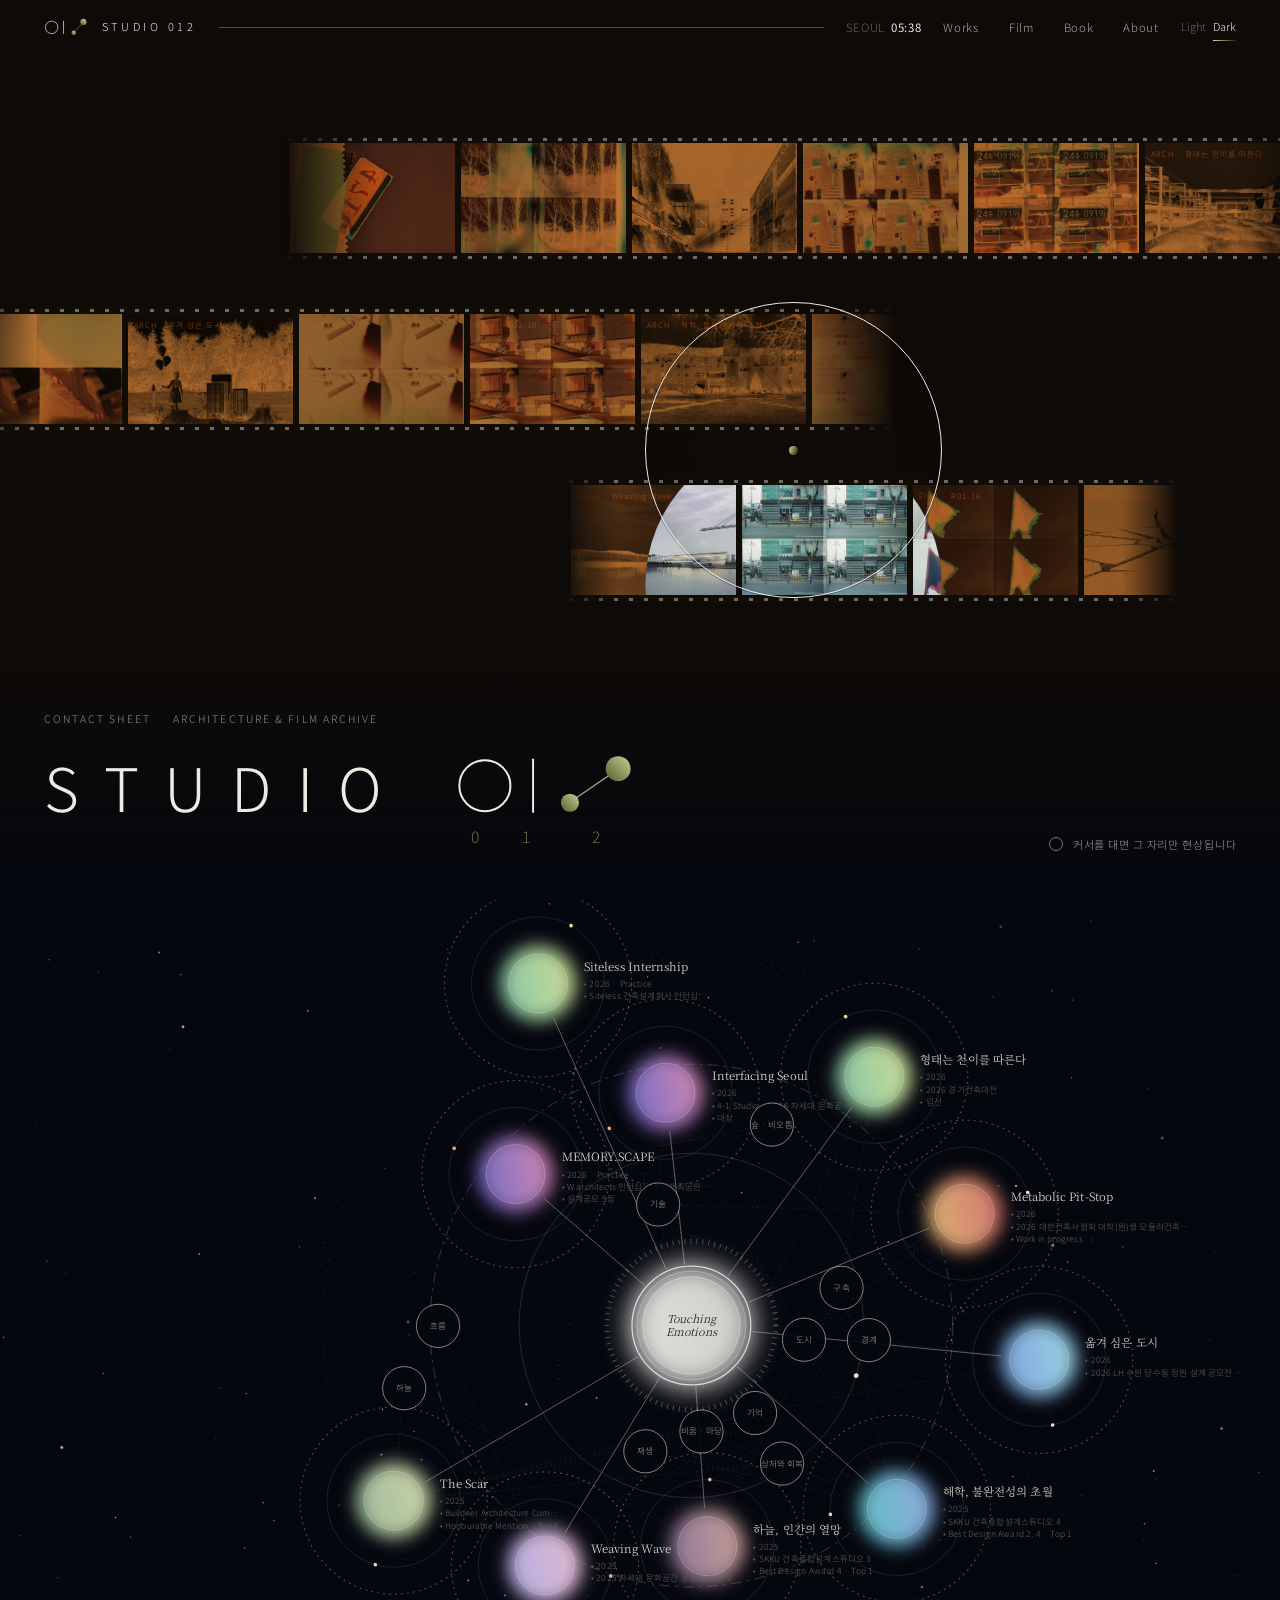
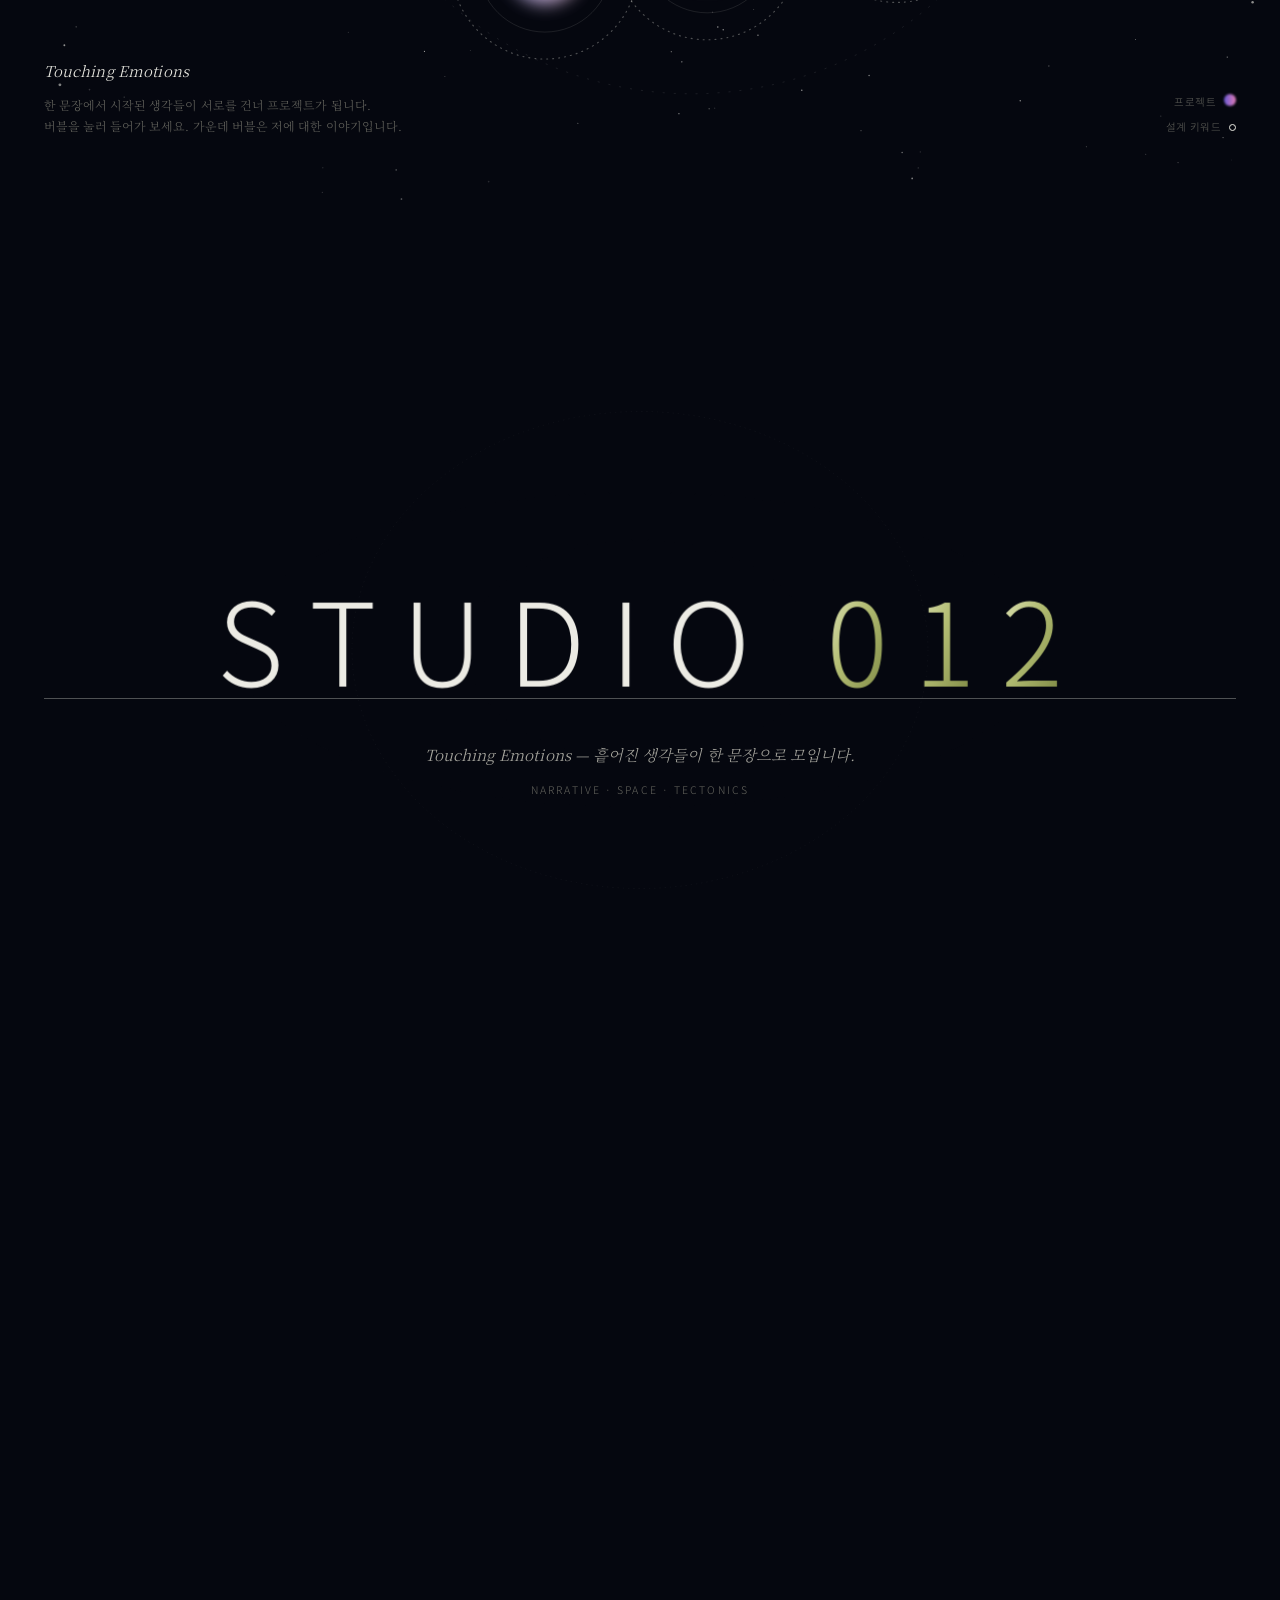
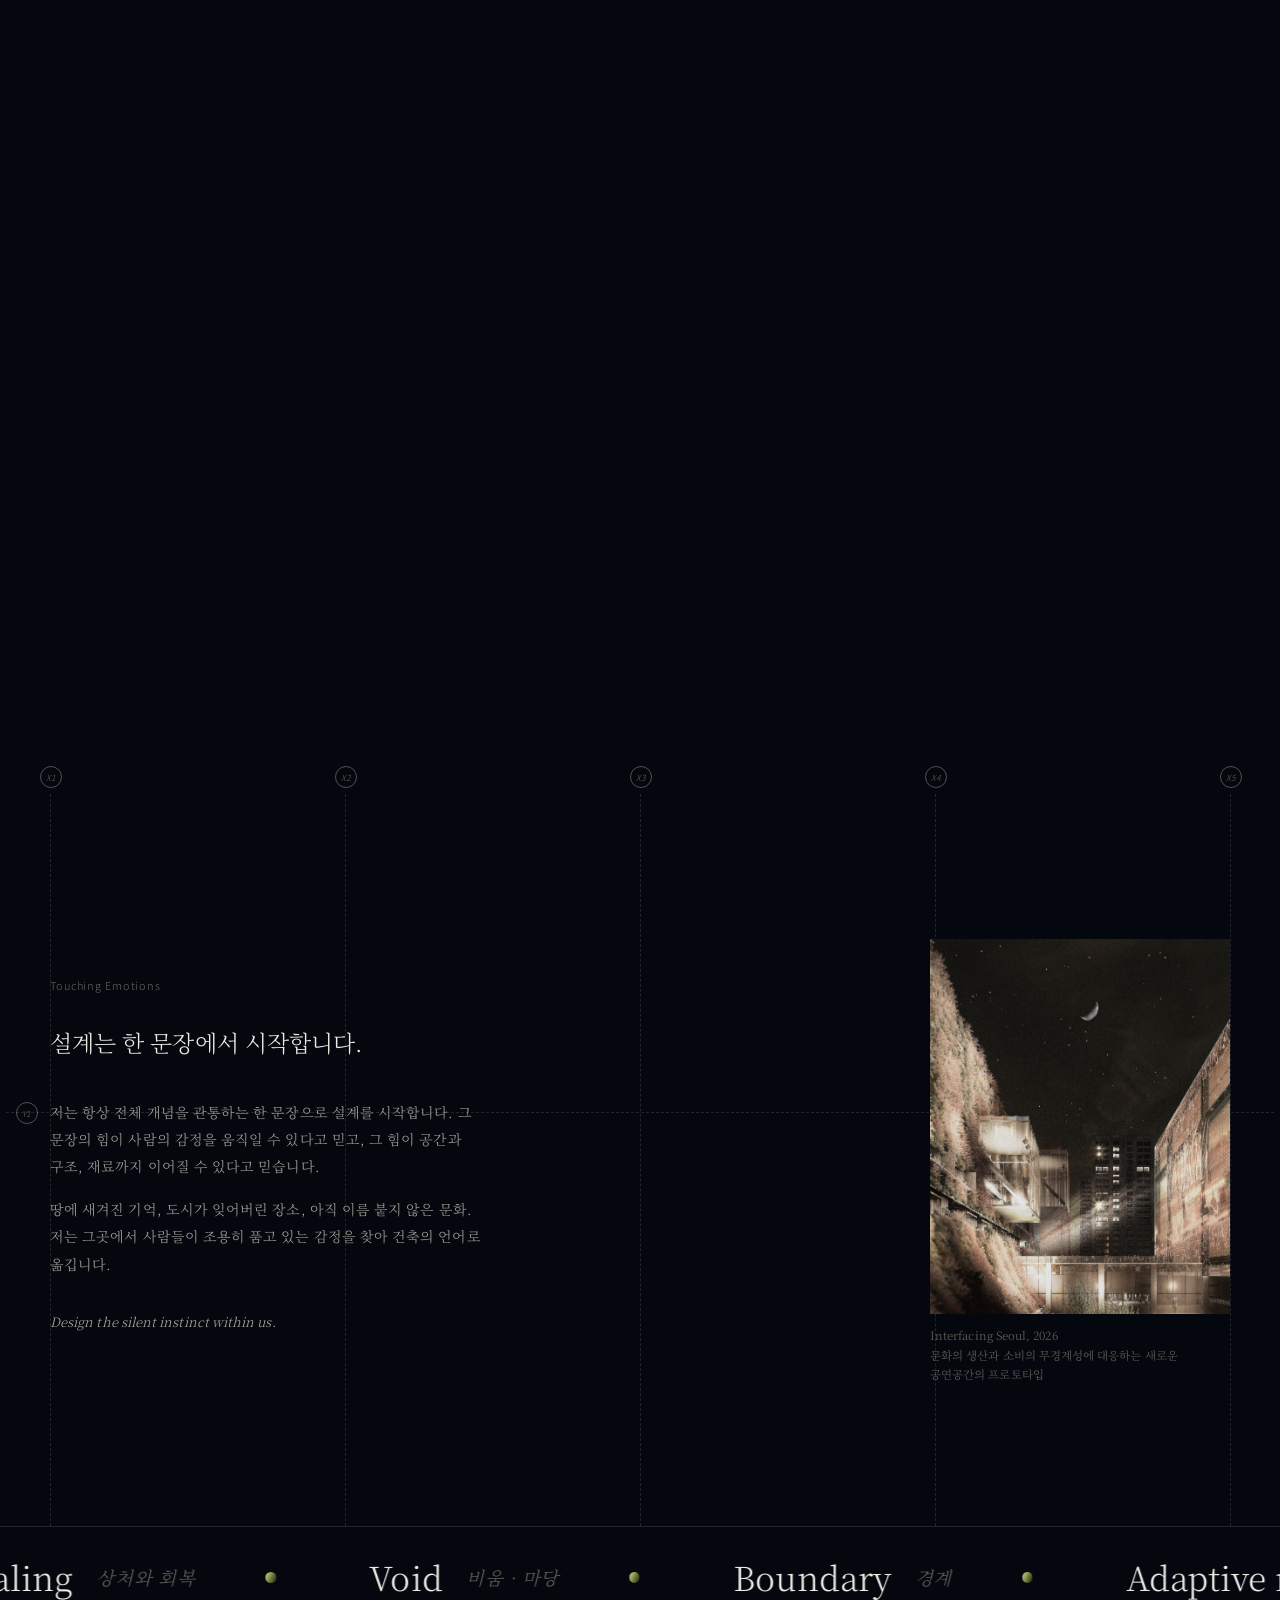
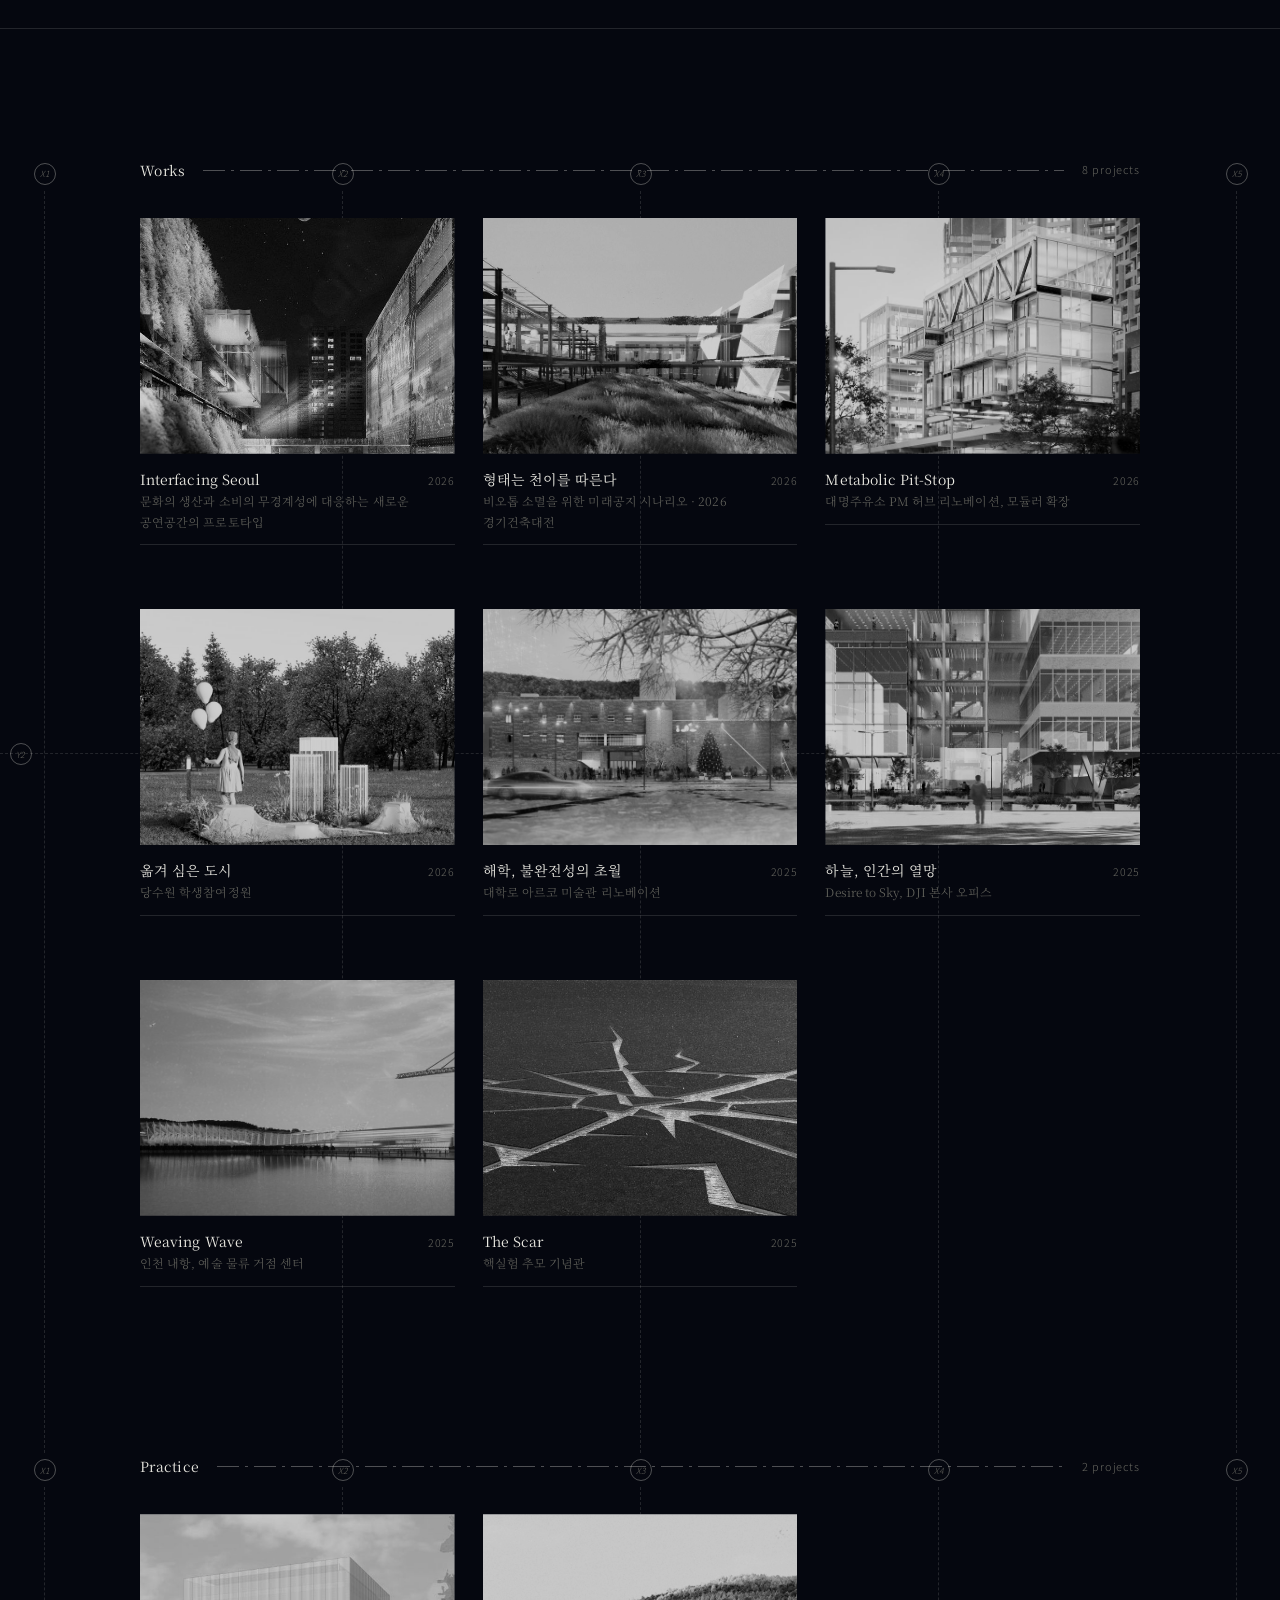
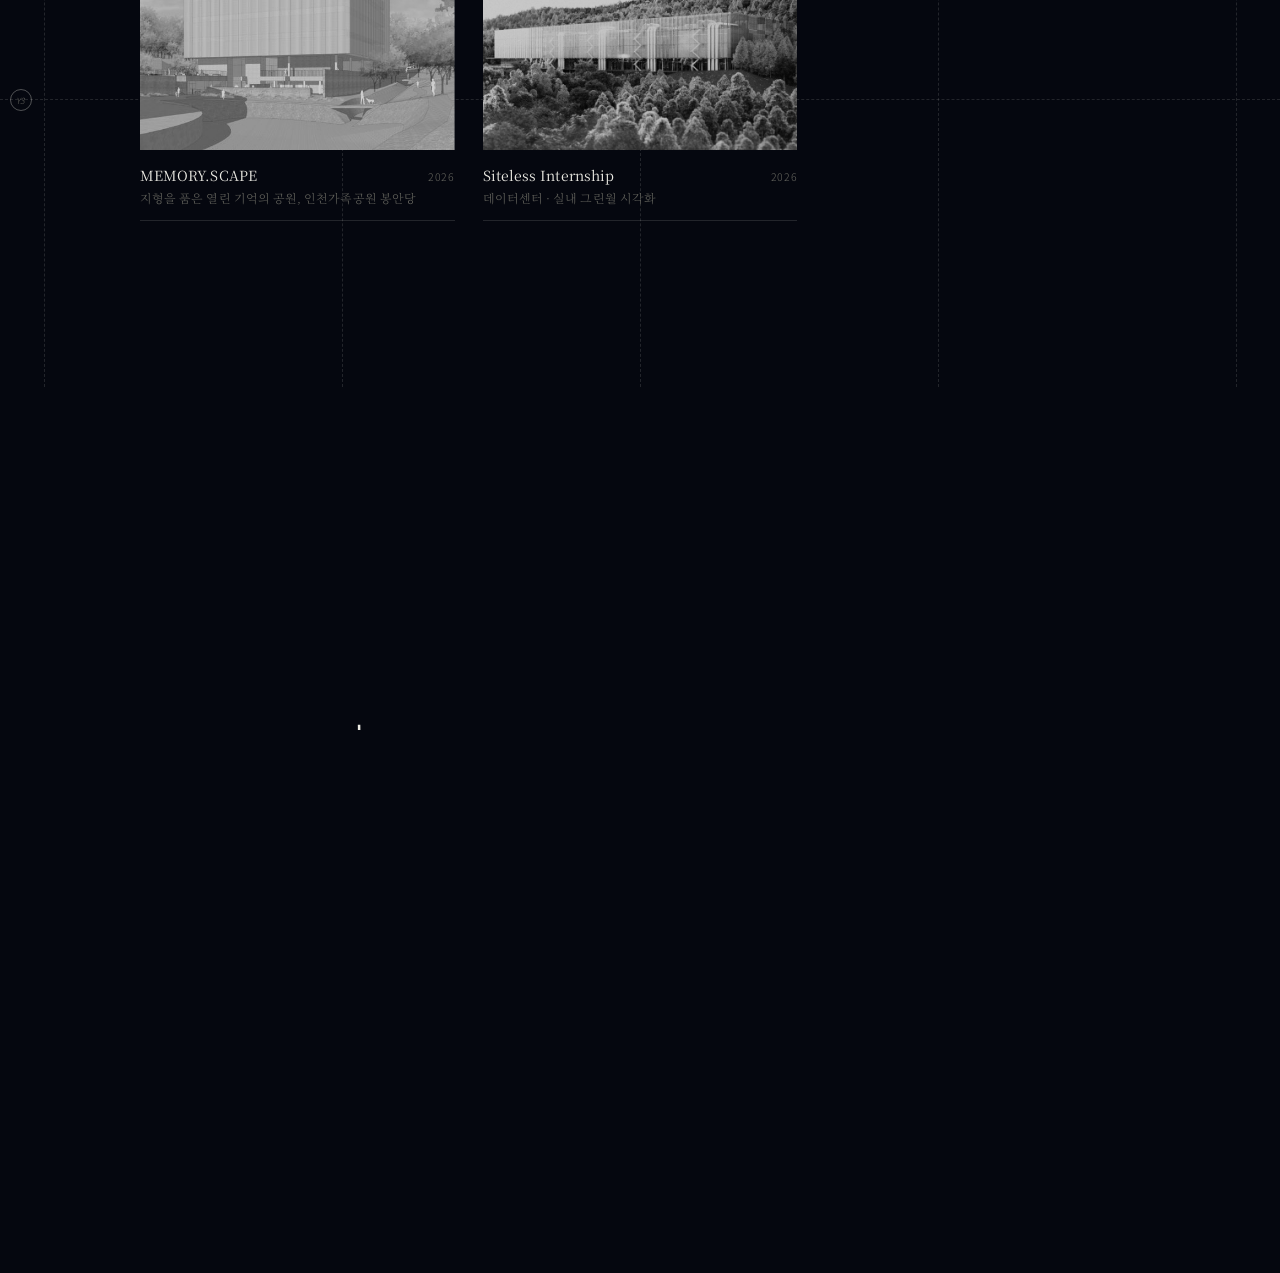
<file: index.html>
<!doctype html>
<html lang="ko">
<head>
<meta charset="utf-8">
<meta name="viewport" content="width=device-width, initial-scale=1">
<link rel="preload" href="assets/fonts/NotoSerifKR-300.woff" as="font" type="font/woff" crossorigin>
<script>try{var t=localStorage.getItem("s012-theme")}catch(e){}document.documentElement.dataset.theme=t==="light"?"light":"dark"</script>
<link rel="stylesheet" href="assets/css/style.css">
<link rel="stylesheet" href="assets/css/motion.css">
<link rel="stylesheet" href="assets/css/film.css">
<link rel="stylesheet" href="assets/css/hero.css">
<link rel="icon" href="assets/brand/logo-mark.svg" type="image/svg+xml">
<title>STUDIO 012 — 김중현 건축 포트폴리오</title>
<meta name="description" content="STUDIO 012 — 서사에서 출발하는 건축. 김중현의 건축 포트폴리오.">
</head>
<body class="home">
<main>
  <!-- 1) 버블 다이어그램 -->
  <section class="atlas" id="atlas" aria-label="프로젝트와 설계 키워드의 관계도">
    <svg id="atlas-svg" role="img" aria-label="버블 다이어그램"></svg>
    <div class="peek" id="peek"></div>
    <div class="atlas-emblem">
      <p class="atlas-title"><a href="about.html">Touching Emotions</a></p>
      <p id="atlas-note">한 문장에서 시작된 생각들이 서로를 건너 프로젝트가 됩니다.<br>버블을 눌러 들어가 보세요. 가운데 버블은 저에 대한 이야기입니다.</p>
    </div>
    <div class="atlas-legend" aria-hidden="true">
      <span class="p">프로젝트<i></i></span>
      <span class="k">설계 키워드<i></i></span>
    </div>
  </section>

  <!-- 2) 두 개의 아카이브 : 건축 · 필름 -->
  <section class="archives" id="archives" aria-label="아카이브"></section>

  <!-- 3) 지향하는 건축 -->
  <section class="thesis" id="thesis"></section>

  <!-- 3) 작업 목록 -->
  <section id="works">
    <div class="section-head"><h2>Works</h2><span class="line"></span><span id="works-count"></span></div>
    <div class="works" id="works-grid"></div>
  </section>

  <!-- 4) 실무 (인턴십) -->
  <section id="practice">
    <div class="section-head"><h2>Practice</h2><span class="line"></span><span id="practice-count"></span></div>
    <div class="works" id="practice-grid"></div>
  </section>
</main>
<script src="data/site.js"></script>
<script src="data/projects.js"></script>
<script src="data/film.js"></script>
<script src="assets/vendor/d3.min.js"></script>
<script src="assets/js/common.js"></script>
<script src="assets/js/home.js"></script>
<script src="assets/js/hero.js"></script>
<script src="assets/js/motion.js"></script>
</body>
</html>
</file>
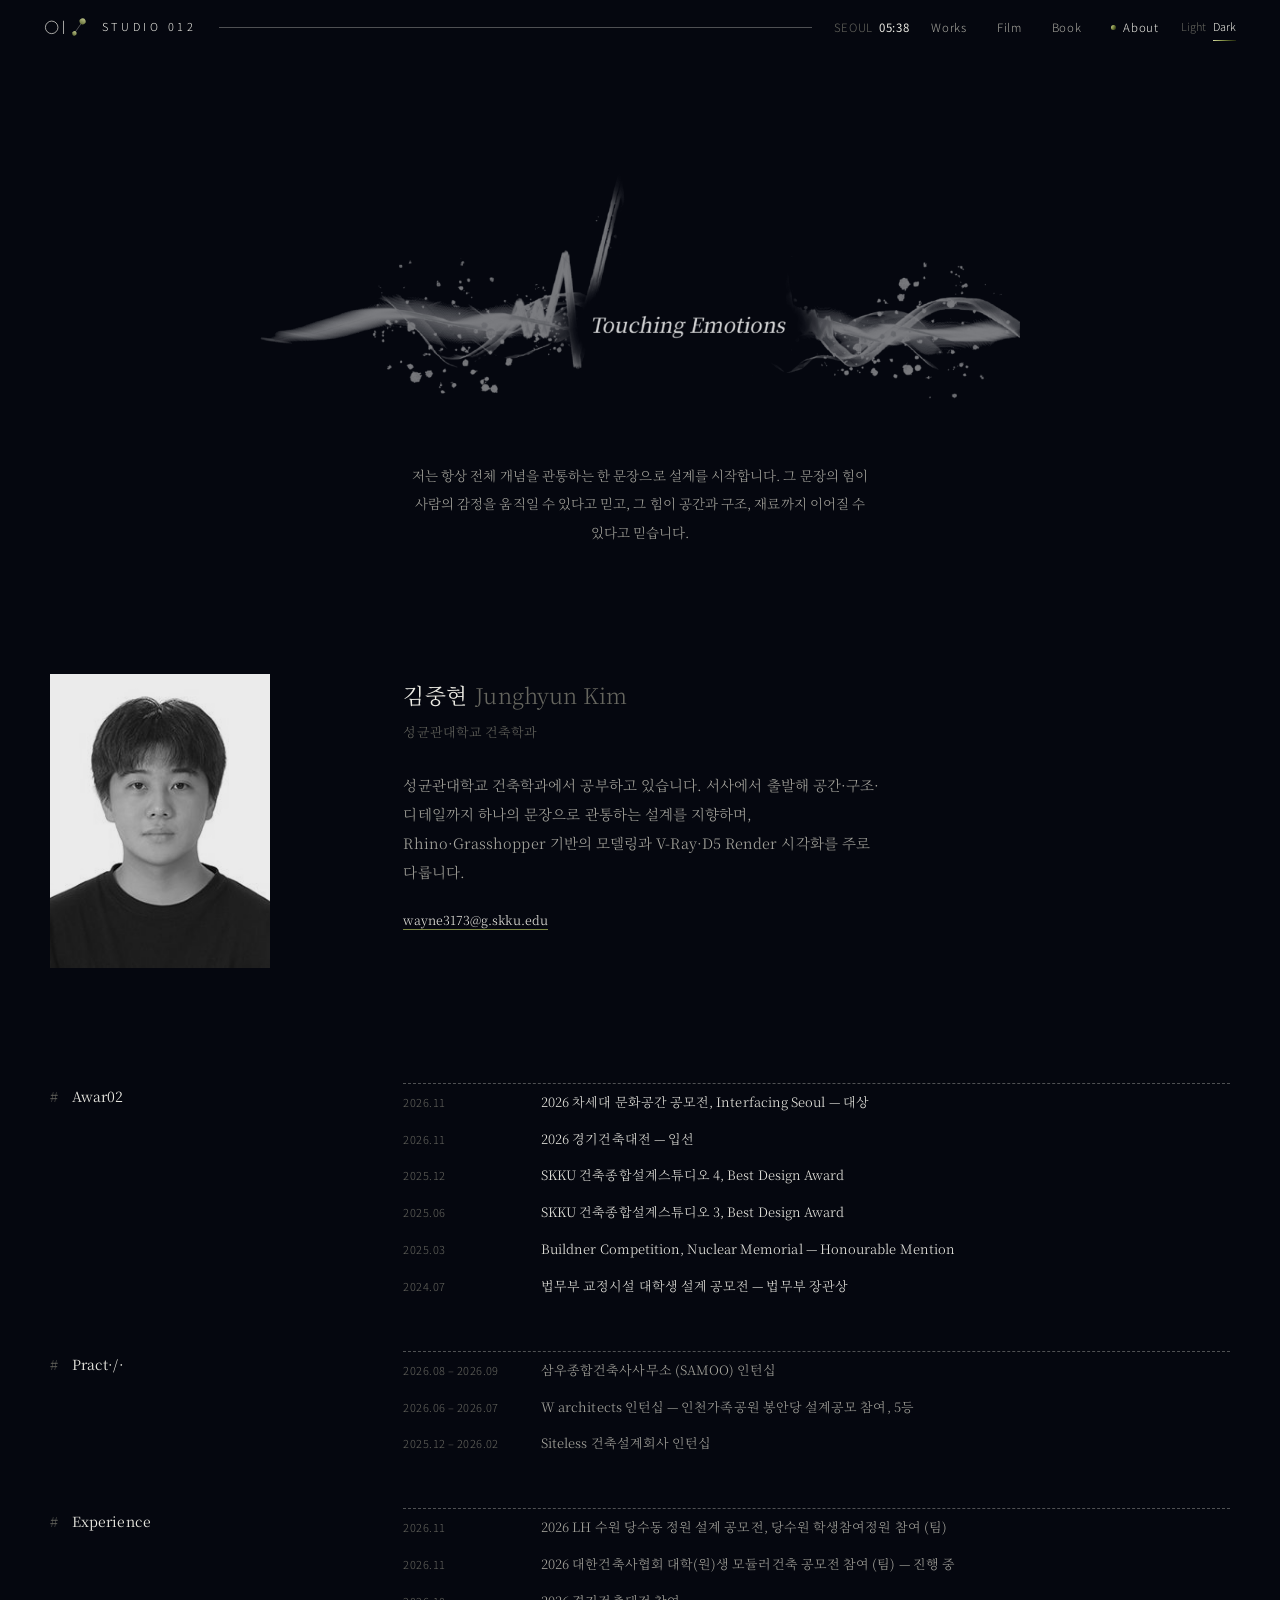
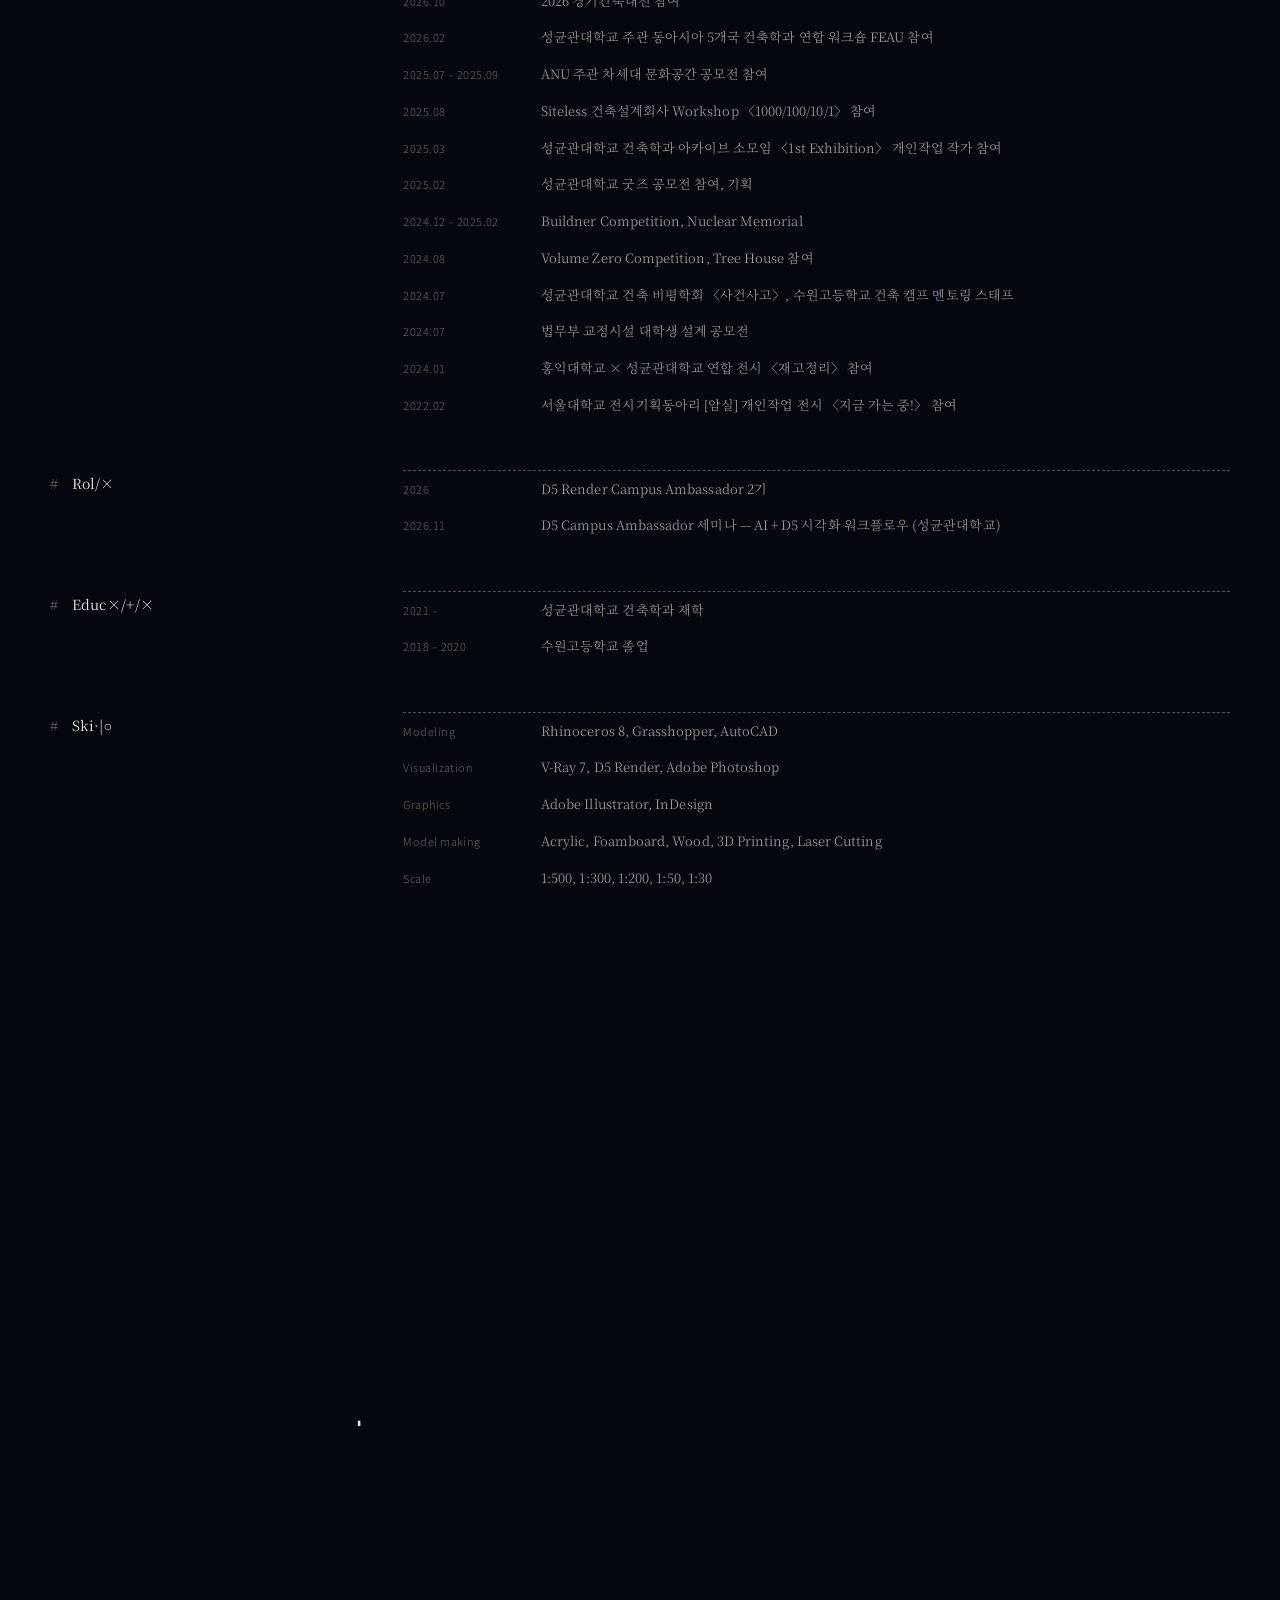
<file: about.html>
<!doctype html>
<html lang="ko">
<head>
<meta charset="utf-8">
<meta name="viewport" content="width=device-width, initial-scale=1">
<link rel="preload" href="assets/fonts/NotoSerifKR-300.woff" as="font" type="font/woff" crossorigin>
<script>try{var t=localStorage.getItem("s012-theme")}catch(e){}document.documentElement.dataset.theme=t==="light"?"light":"dark"</script>
<link rel="stylesheet" href="assets/css/style.css">
<link rel="stylesheet" href="assets/css/motion.css">
<link rel="icon" href="assets/brand/logo-mark.svg" type="image/svg+xml">
<title>About — STUDIO 012</title>
</head>
<body>
<main class="about" id="about"></main>
<script src="data/site.js"></script>
<script src="assets/js/common.js"></script>
<script src="assets/js/about.js"></script>
<script src="assets/js/motion.js"></script>
</body>
</html>
</file>
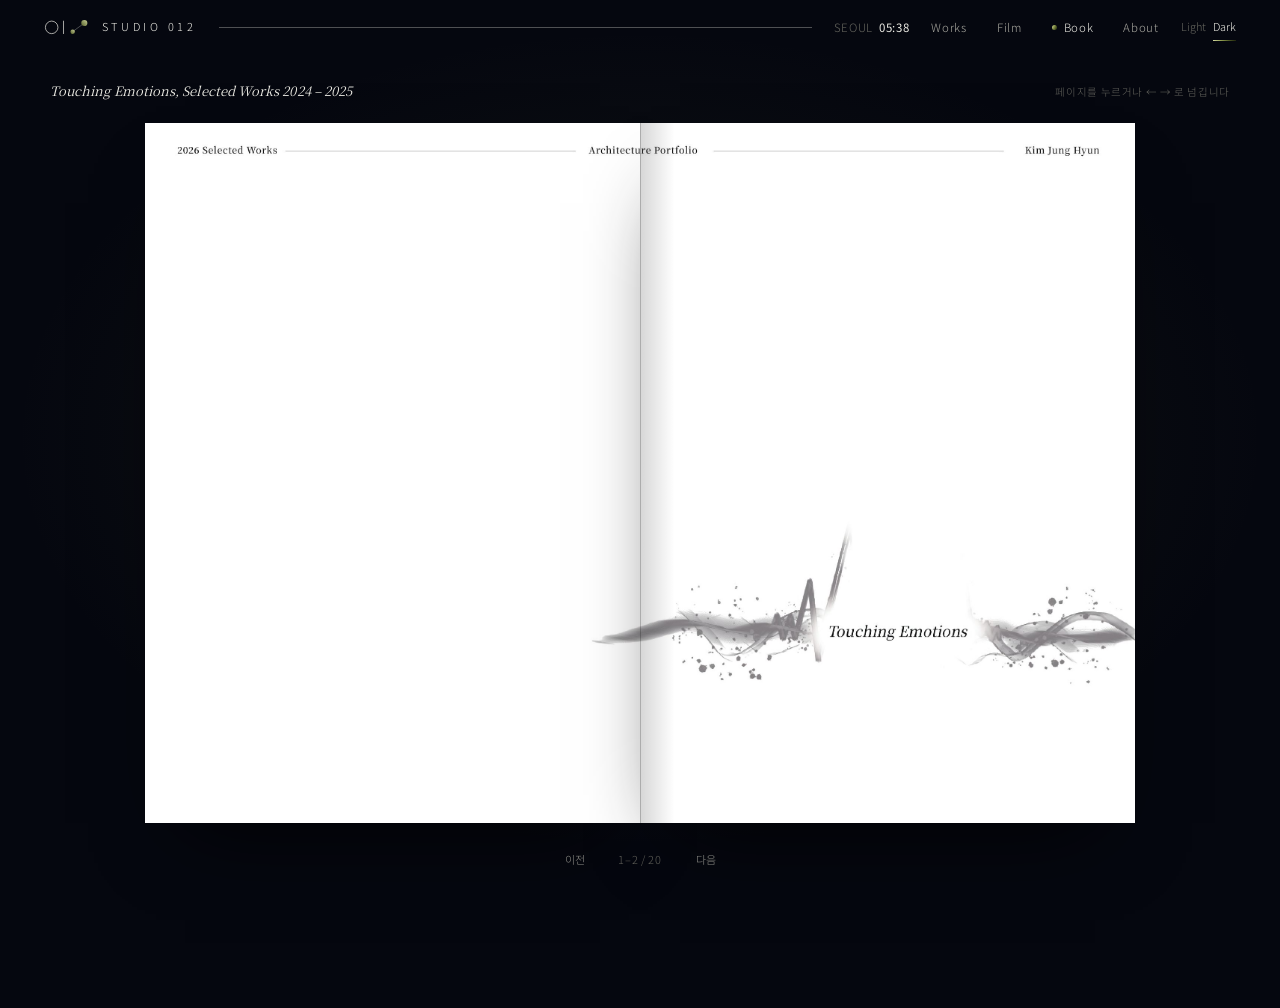
<file: book.html>
<!doctype html>
<html lang="ko">
<head>
<meta charset="utf-8">
<meta name="viewport" content="width=device-width, initial-scale=1">
<link rel="preload" href="assets/fonts/NotoSerifKR-300.woff" as="font" type="font/woff" crossorigin>
<script>try{var t=localStorage.getItem("s012-theme")}catch(e){}document.documentElement.dataset.theme=t==="light"?"light":"dark"</script>
<link rel="stylesheet" href="assets/css/style.css">
<link rel="stylesheet" href="assets/css/motion.css">
<link rel="icon" href="assets/brand/logo-mark.svg" type="image/svg+xml">
<title>Portfolio Book — STUDIO 012</title>
</head>
<body class="book-page">
<main class="book-wrap">
  <div class="book-head"><h1>Touching Emotions, Selected Works 2024 – 2025</h1><span>페이지를 누르거나 ← → 로 넘깁니다</span></div>
  <div class="book" id="book" aria-label="포트폴리오 웹북"></div>
  <div class="book-ctrls"><button id="book-prev">이전</button><span class="count" id="book-count"></span><button id="book-next">다음</button></div>
</main>
<script src="data/site.js"></script>
<script src="assets/js/common.js"></script>
<script src="assets/js/book.js"></script>
<script src="assets/js/motion.js"></script>
</body>
</html>
</file>
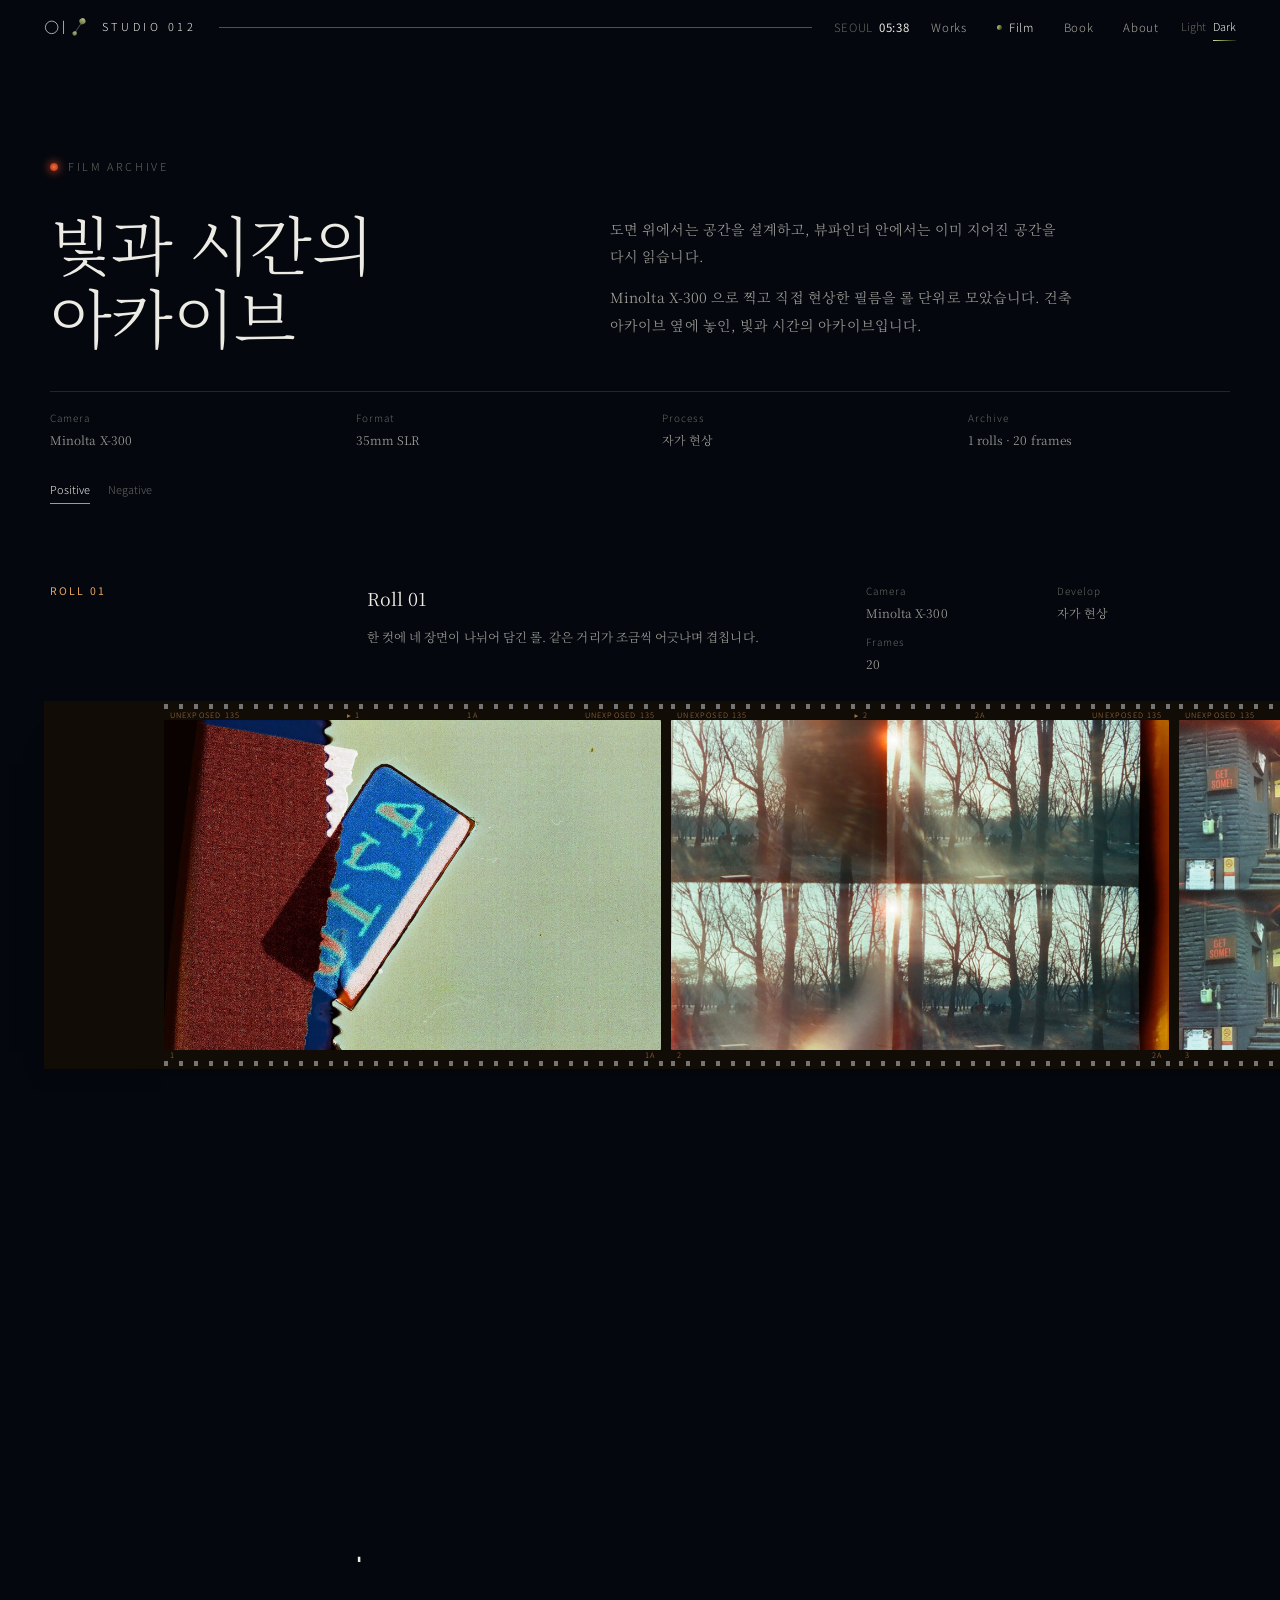
<file: film.html>
<!doctype html>
<html lang="ko">
<head>
<meta charset="utf-8">
<meta name="viewport" content="width=device-width, initial-scale=1">
<link rel="preload" href="assets/fonts/NotoSerifKR-300.woff" as="font" type="font/woff" crossorigin>
<script>try{var t=localStorage.getItem("s012-theme")}catch(e){}document.documentElement.dataset.theme=t==="light"?"light":"dark"</script>
<link rel="stylesheet" href="assets/css/style.css">
<link rel="stylesheet" href="assets/css/motion.css">
<link rel="stylesheet" href="assets/css/film.css">
<link rel="icon" href="assets/brand/logo-mark.svg" type="image/svg+xml">
<title>Film Archive — STUDIO 012</title>
<meta name="description" content="Minolta X-300 으로 찍고 직접 현상한 35mm 필름 아카이브.">
</head>
<body class="film-page">
<main id="film"></main>
<script src="data/site.js"></script>
<script src="data/film.js"></script>
<script src="assets/js/common.js"></script>
<script src="assets/js/film.js"></script>
<script src="assets/js/motion.js"></script>
</body>
</html>
</file>
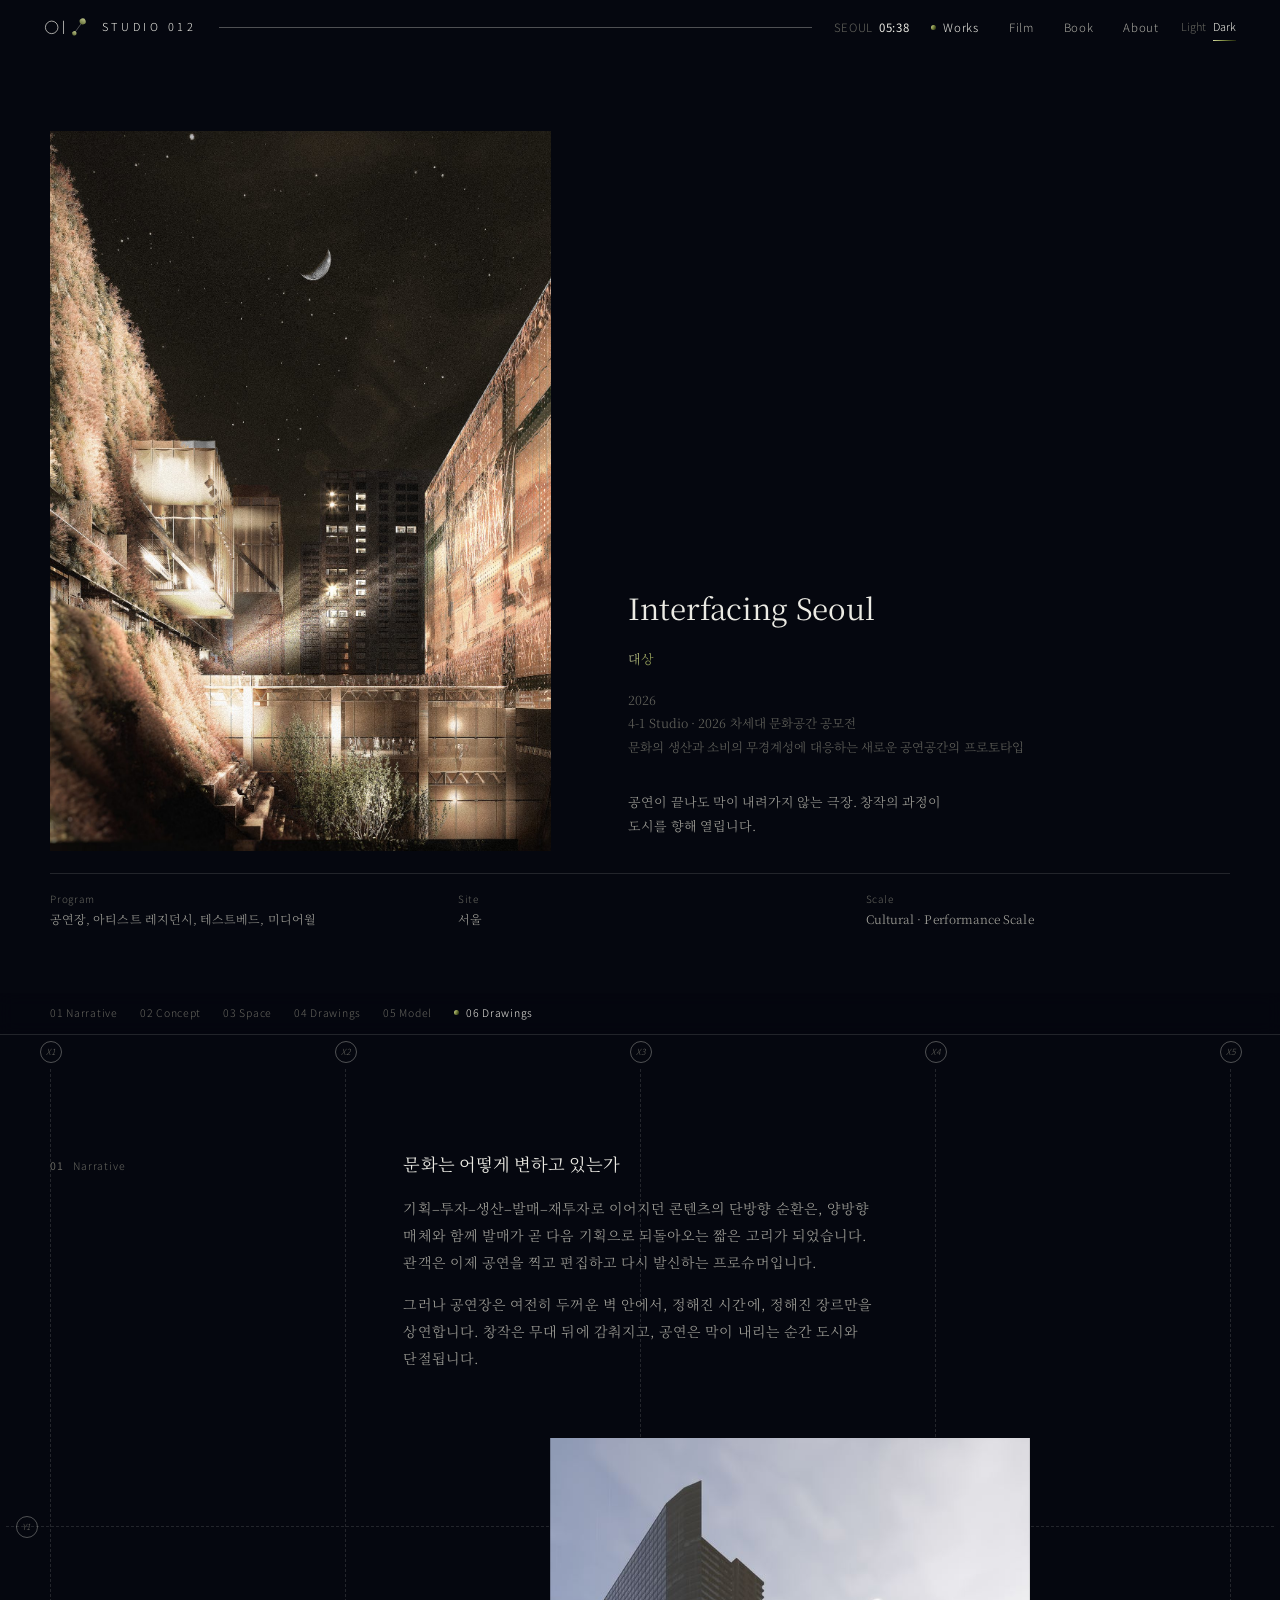
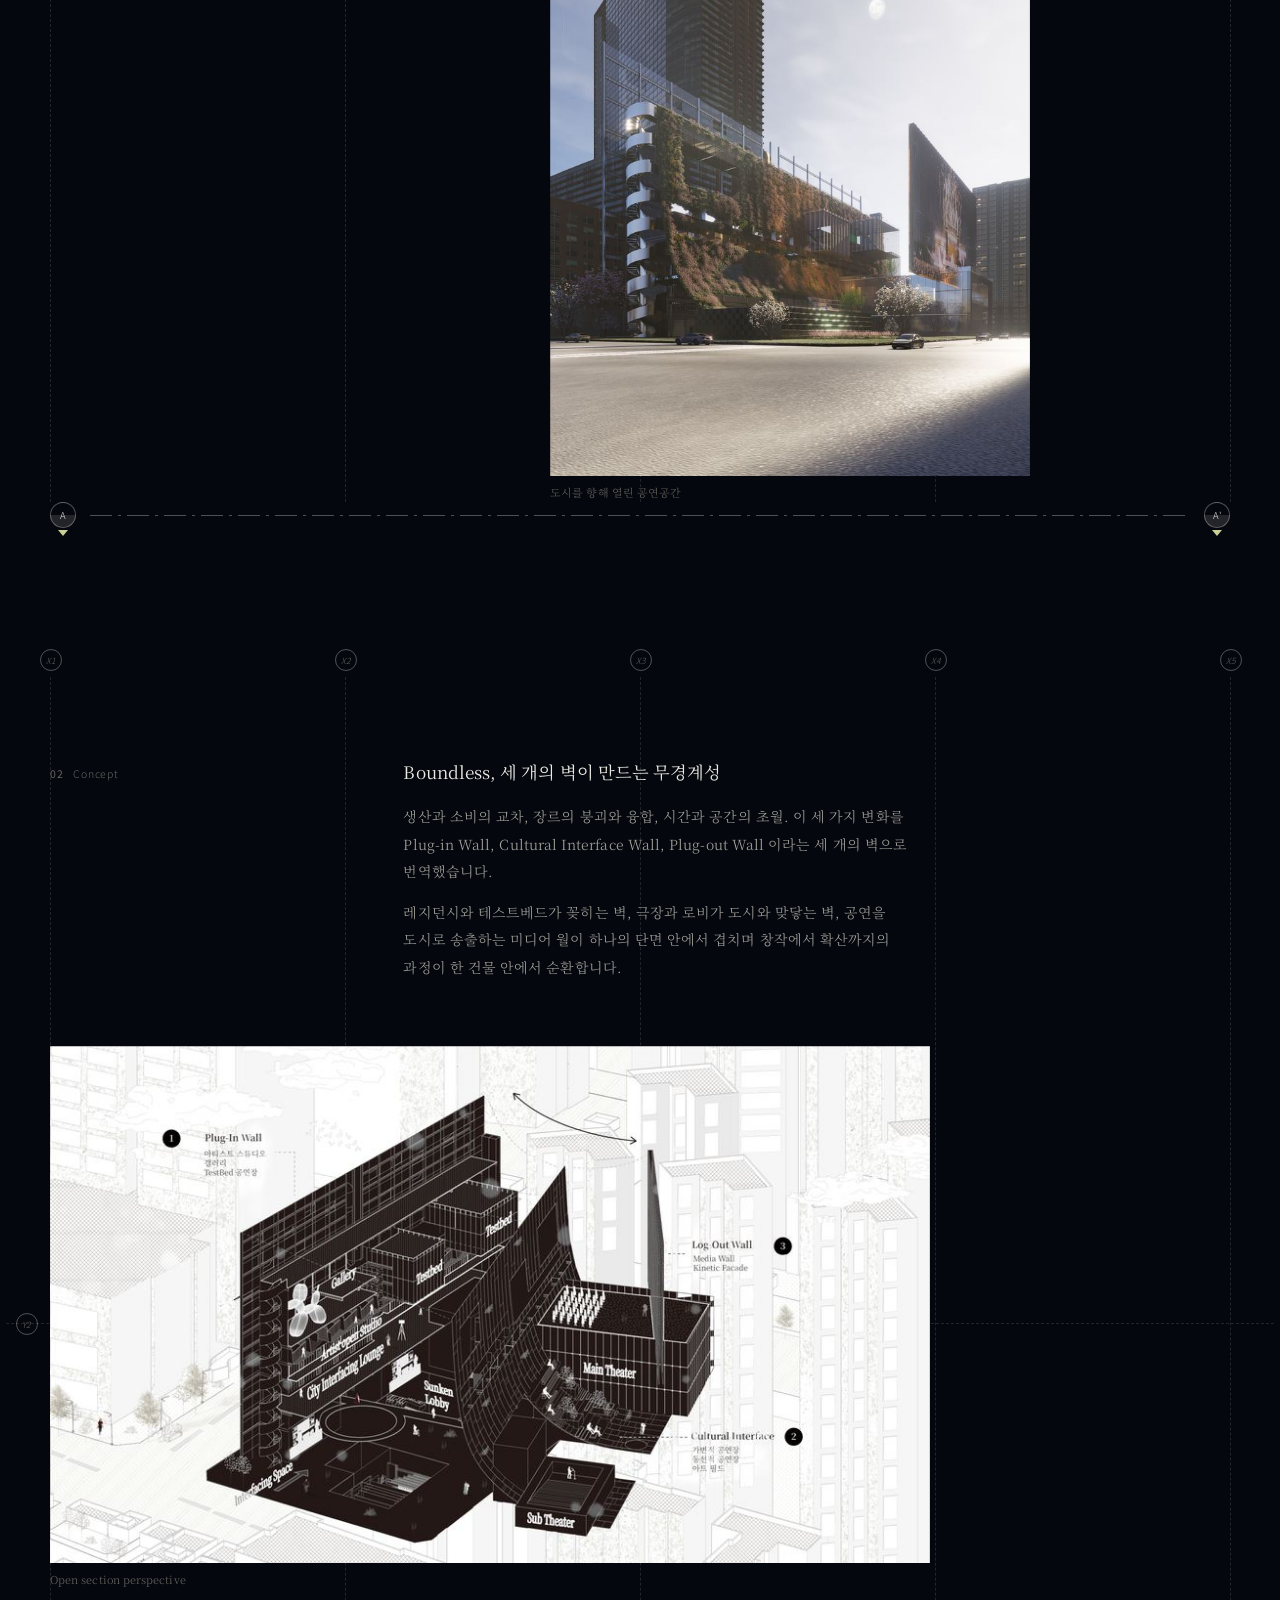
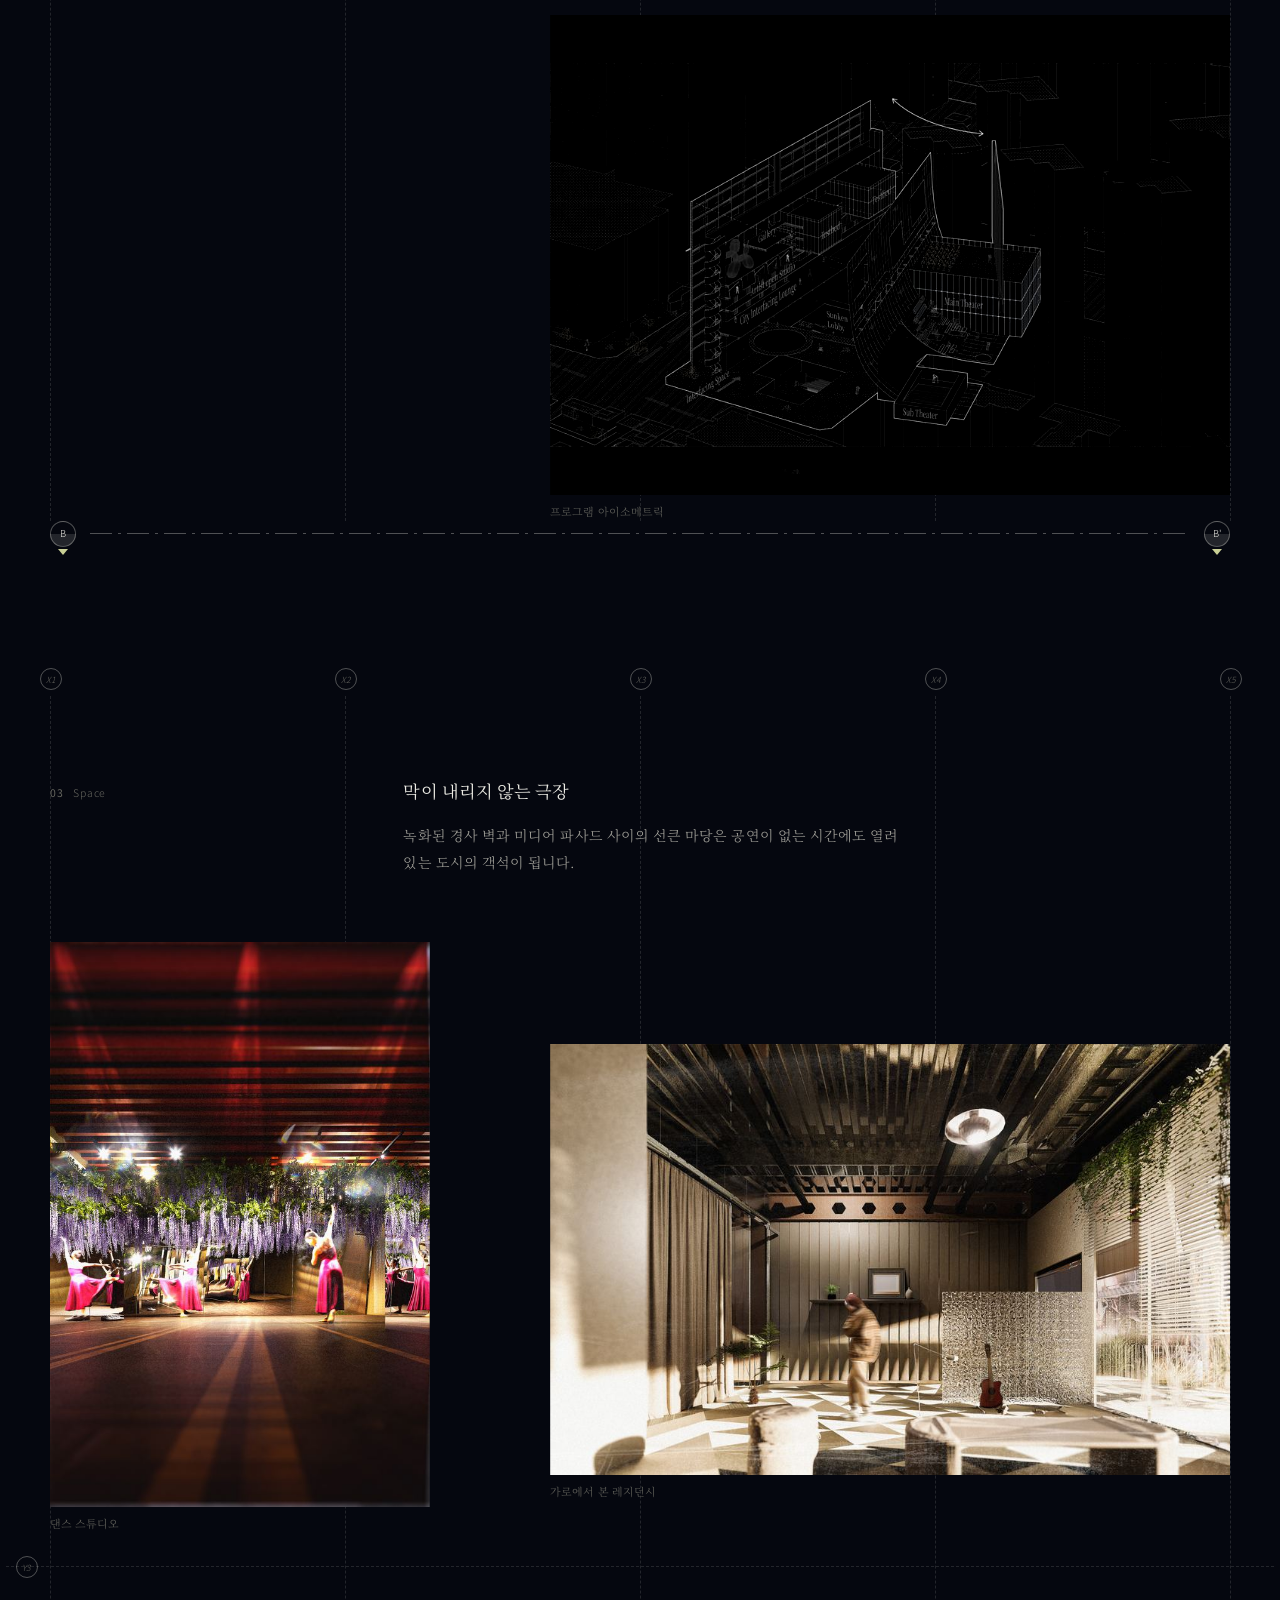
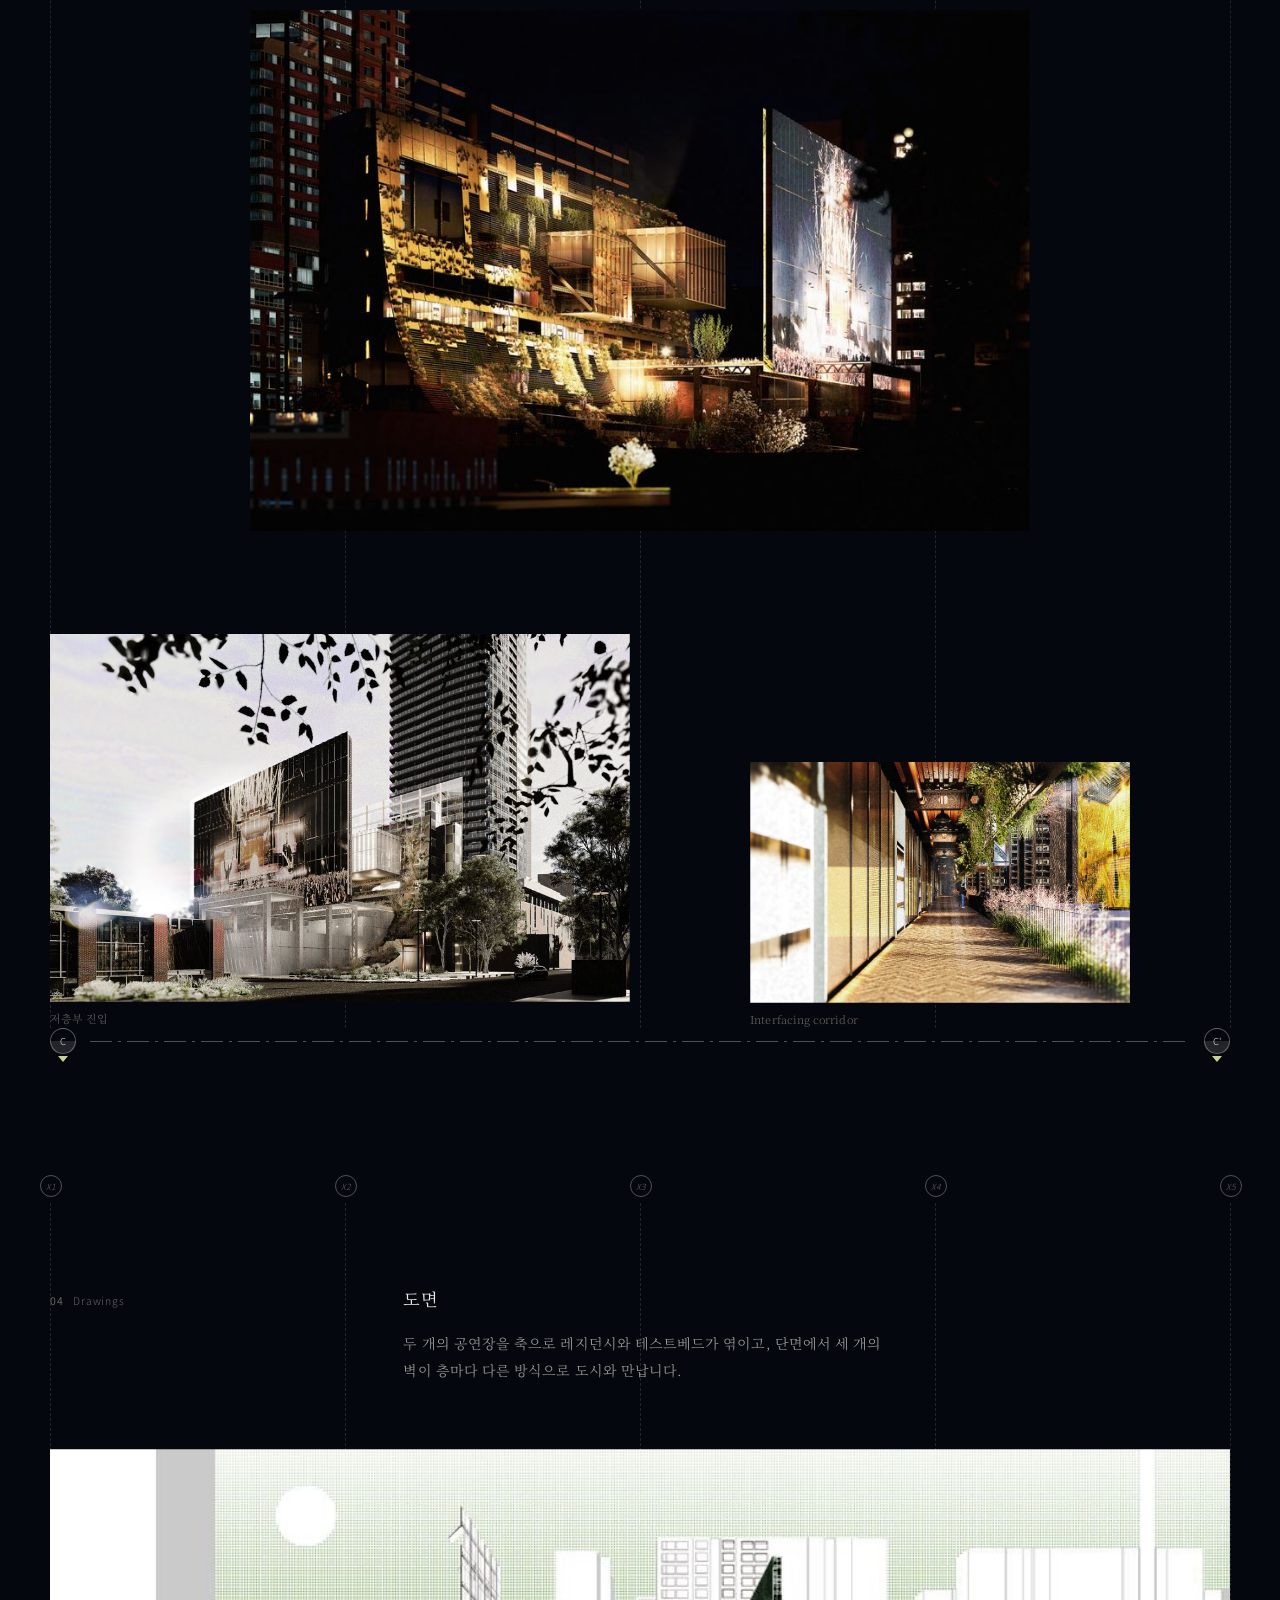
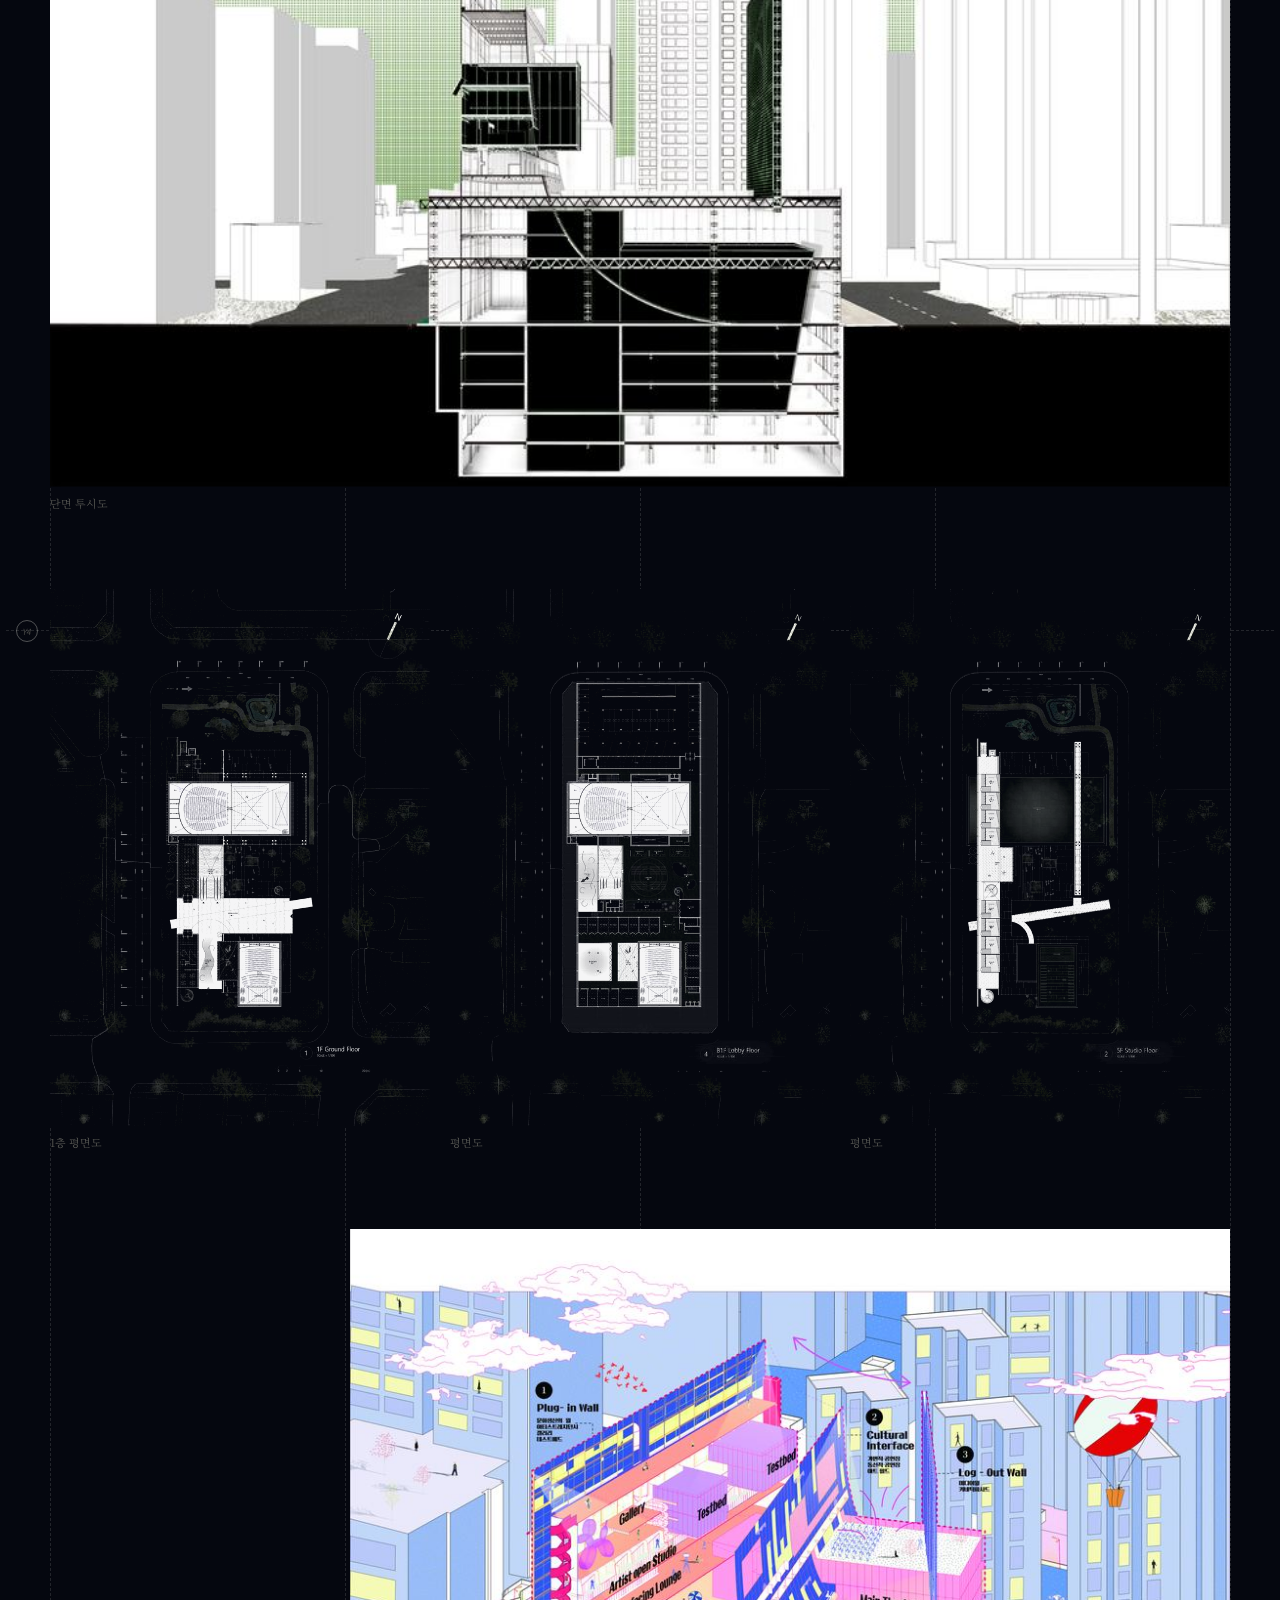
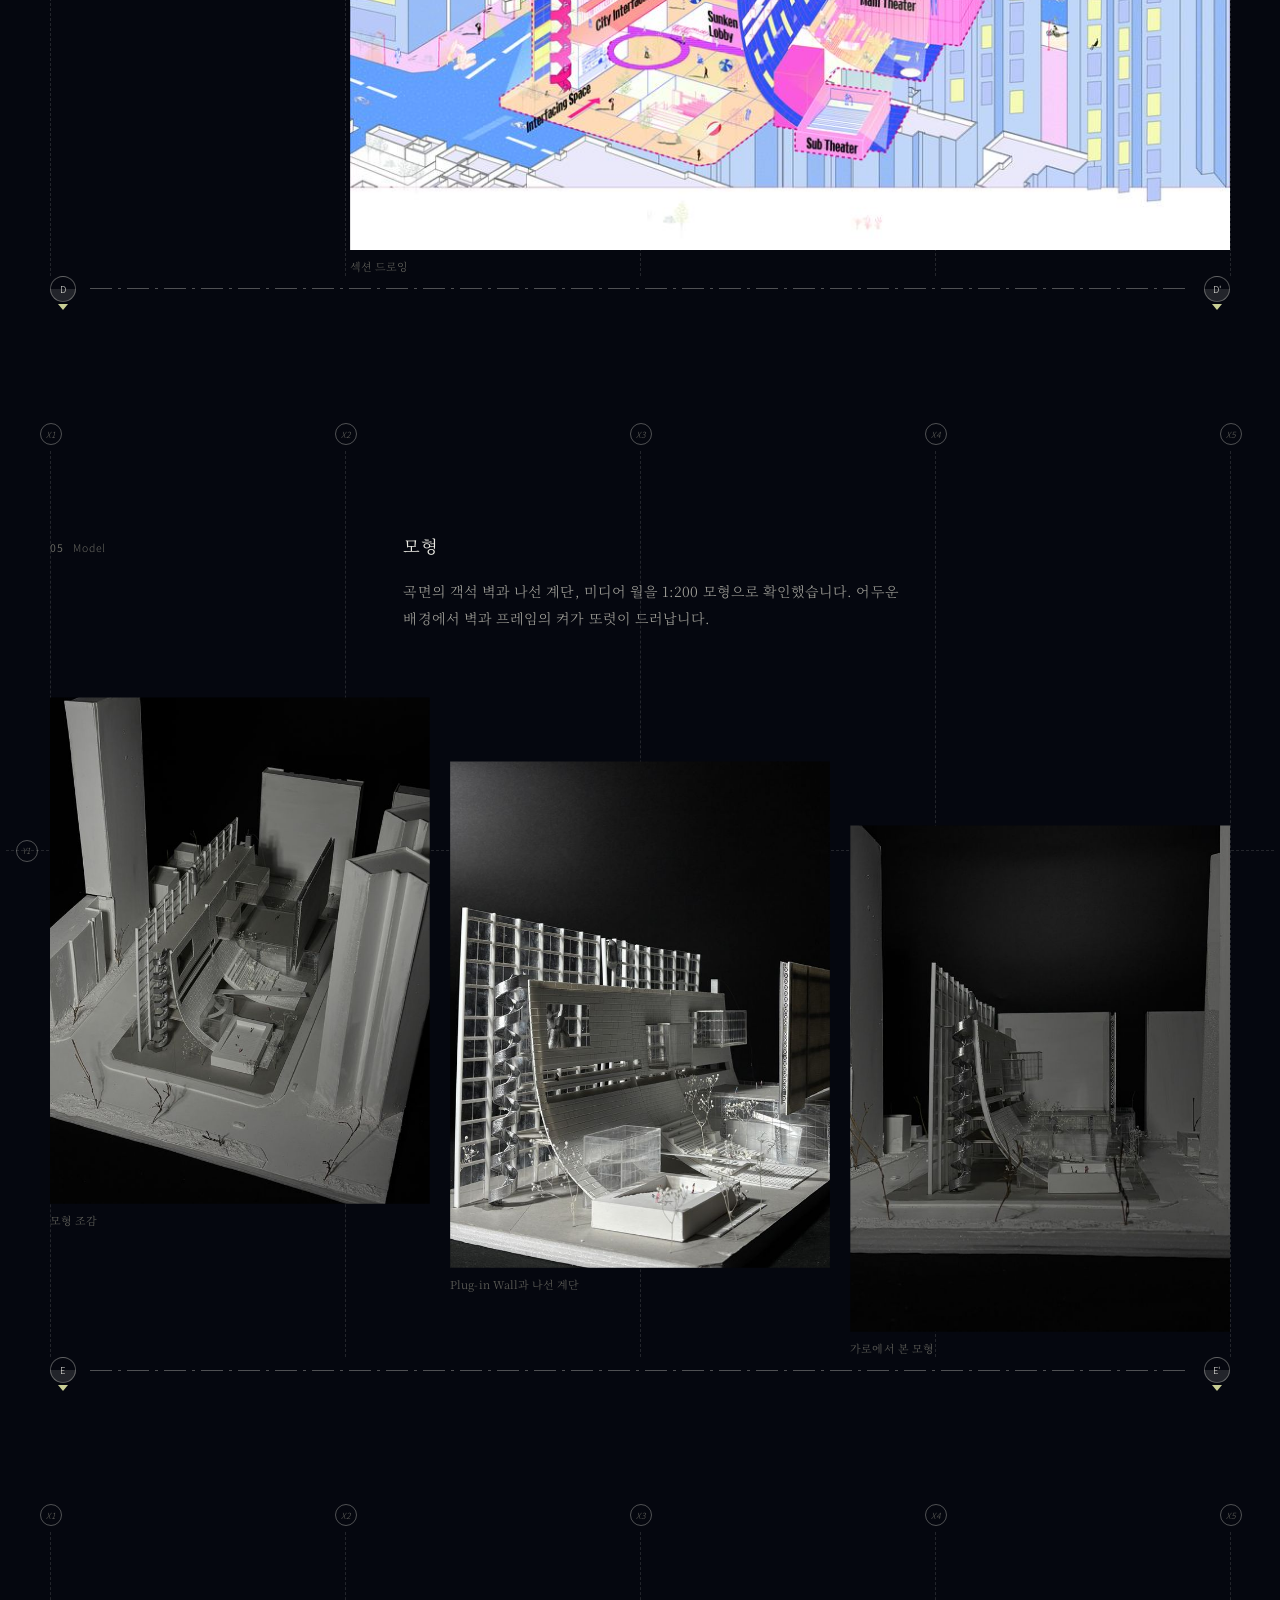
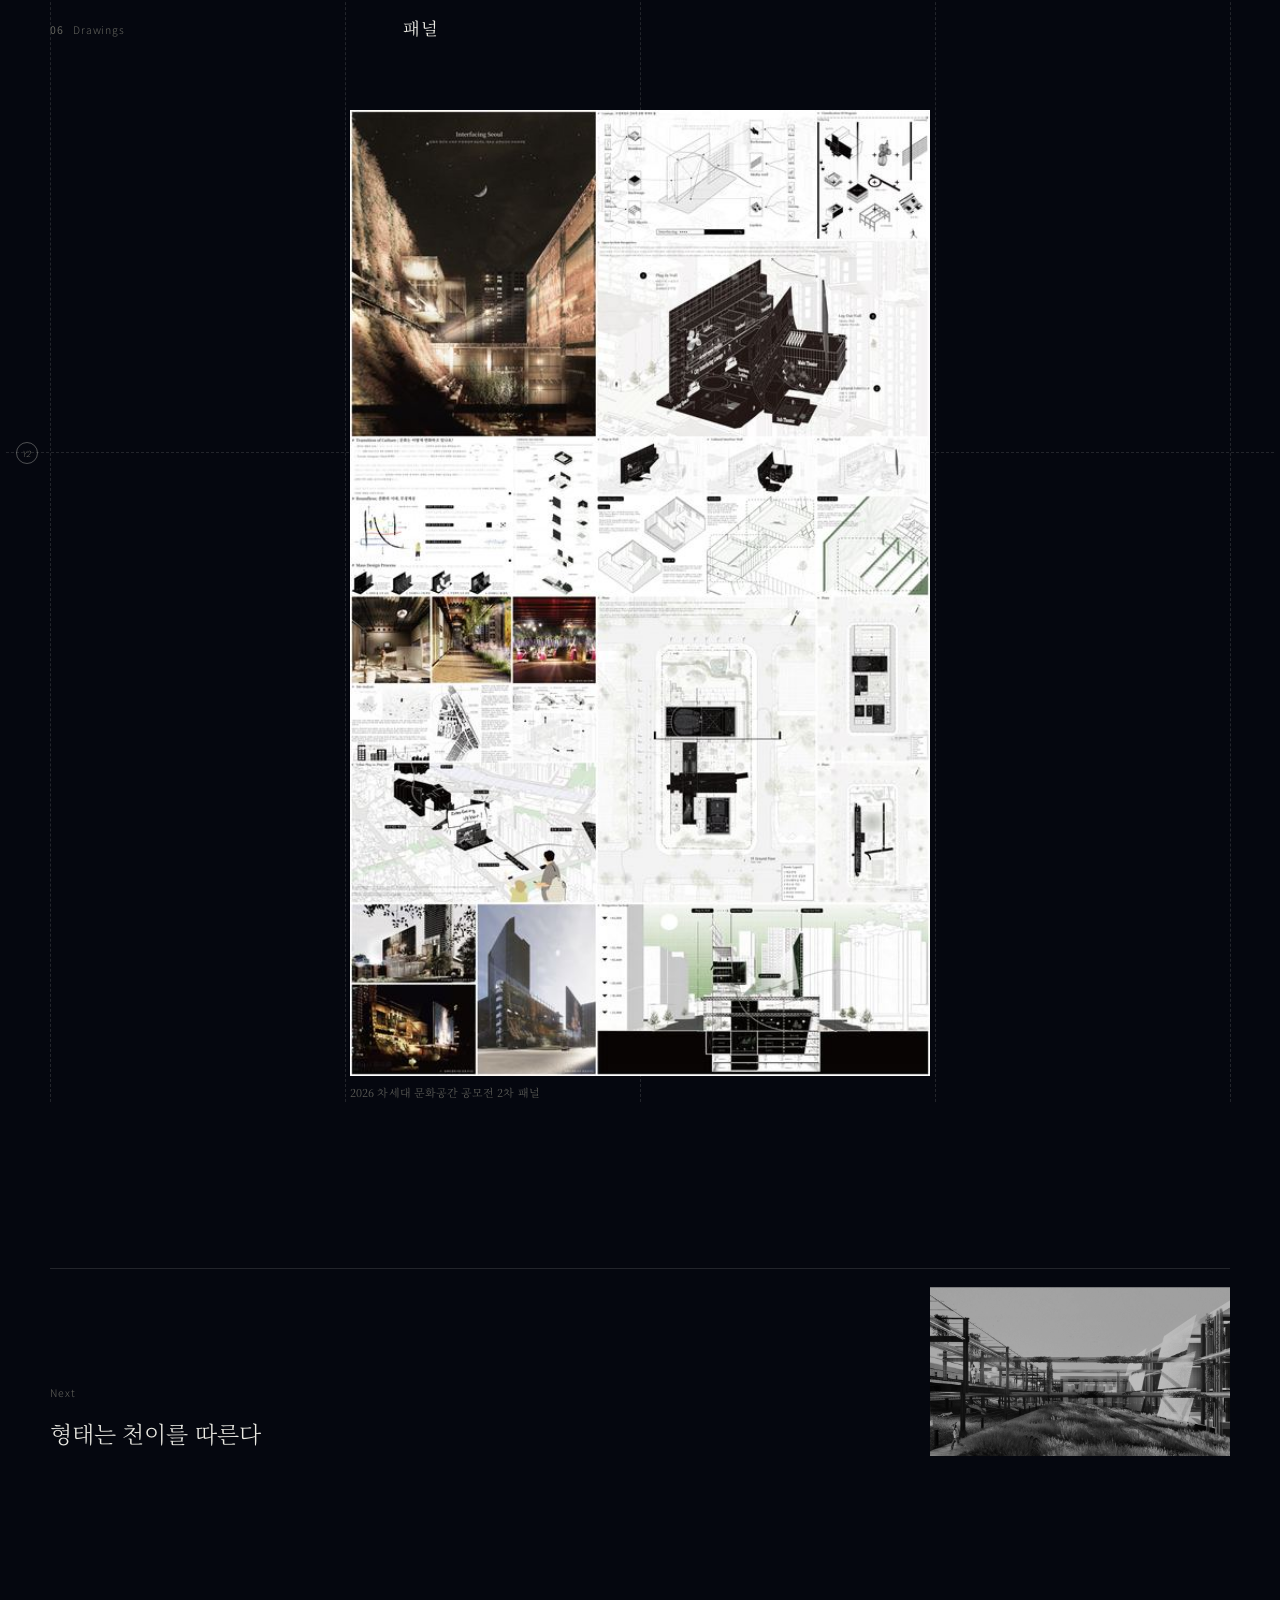
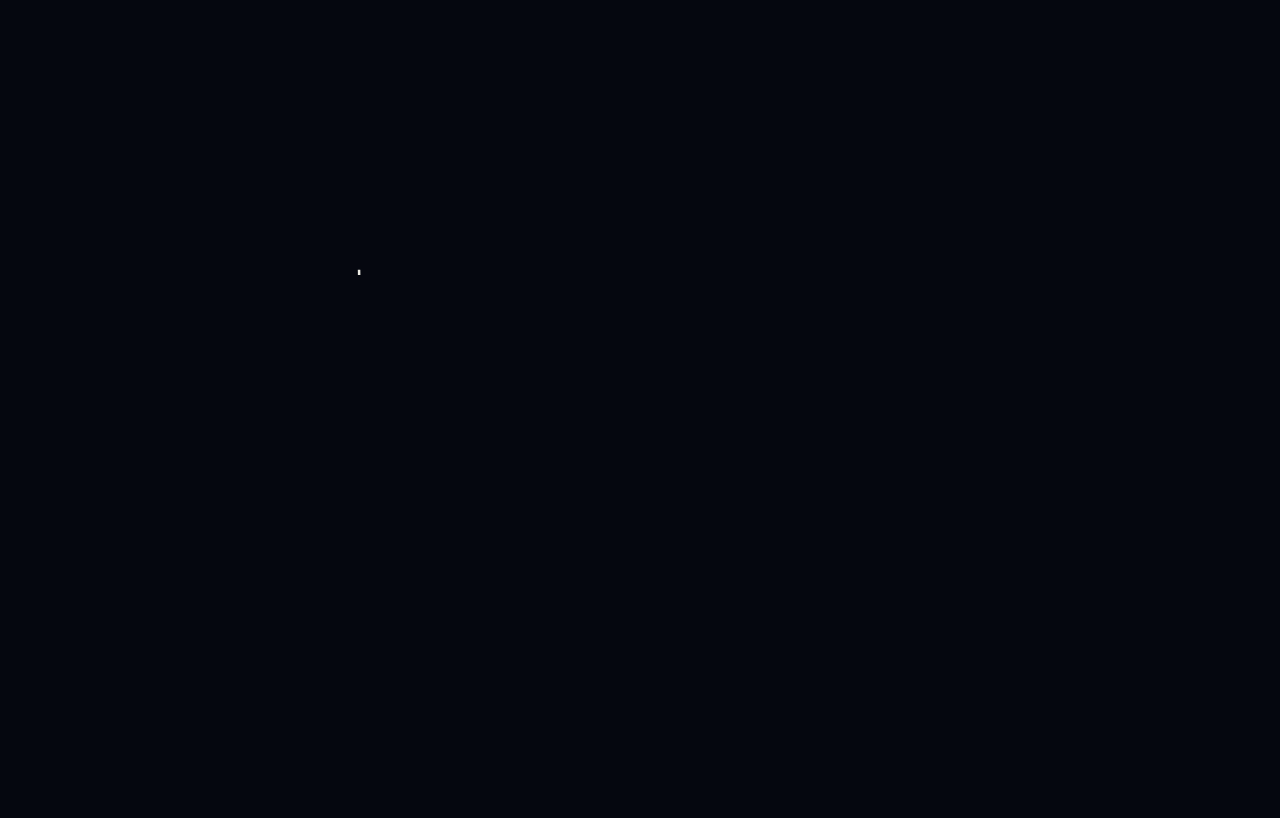
<file: project.html>
<!doctype html>
<html lang="ko">
<head>
<meta charset="utf-8">
<meta name="viewport" content="width=device-width, initial-scale=1">
<link rel="preload" href="assets/fonts/NotoSerifKR-300.woff" as="font" type="font/woff" crossorigin>
<script>try{var t=localStorage.getItem("s012-theme")}catch(e){}document.documentElement.dataset.theme=t==="light"?"light":"dark"</script>
<link rel="stylesheet" href="assets/css/style.css">
<link rel="stylesheet" href="assets/css/motion.css">
<link rel="icon" href="assets/brand/logo-mark.svg" type="image/svg+xml">
<title>Project — STUDIO 012</title>
</head>
<body class="project-page">
<main id="project"></main>
<script src="data/site.js"></script>
<script src="data/projects.js"></script>
<script src="assets/js/common.js"></script>
<script src="assets/js/project.js"></script>
<script src="assets/js/motion.js"></script>
</body>
</html>
</file>
<file: assets/css/style.css>
/* ============================================================
   STUDIO 012 — 스타일
   색·글꼴은 맨 위 :root 에서 한 번에 바꿀 수 있습니다.
   톤: 검은 바탕 · 회색 세리프 본문 · 올리브 그라데이션 포인트
   (기존 포트폴리오 'Touching Emotions'의 여백과 회색 위계를 따름)
   ============================================================ */

@font-face { font-family: "Noto Serif KR"; font-weight: 300; font-display: swap; src: url("../fonts/NotoSerifKR-300.woff") format("woff"); }
@font-face { font-family: "Noto Serif KR"; font-weight: 400; font-display: swap; src: url("../fonts/NotoSerifKR-400.woff") format("woff"); }
@font-face { font-family: "Noto Sans KR";  font-weight: 300; font-display: swap; src: url("../fonts/NotoSansKR-300.woff") format("woff"); }
@font-face { font-family: "Noto Sans KR";  font-weight: 400; font-display: swap; src: url("../fonts/NotoSansKR-400.woff") format("woff"); }

:root {
  color-scheme: dark;
  --bg:       #05070F;   /* 바탕 — 검정에 가까운 남색 */
  --bg-2:     #0B0E1A;   /* 이미지 자리 */
  --title:    #ECEBE4;   /* 제목 */
  --text:     #A9A8A0;   /* 본문 — 포트폴리오의 회색 */
  --mute:     #66665F;   /* 보조 */
  --rule:     rgba(236,235,228,.13);
  --rule-2:   rgba(236,235,228,.32);
  --veil:     rgba(5,7,15,.84);       /* 머리말·목차 반투명 바탕 */
  --veil-2:   rgba(5,7,15,.97);       /* 라이트박스 바탕 */
  --star:     #F2F1EA;                /* 버블 다이어그램 별 */
  --glass:    255,255,255;            /* 버블 유리 테두리 색 (r,g,b) */
  --grad-txt: linear-gradient(115deg, #E6E9C4 0%, #B4BE74 45%, #7D8843 100%);

  --olive-hi: #C9CF95;   /* 올리브 밝은 쪽 */
  --olive:    #7D8843;   /* 올리브 */
  --olive-lo: #283012;   /* 올리브 어두운 쪽 */
  --grad:     linear-gradient(115deg, #D3D8A2 0%, #8E9A4E 38%, #4C5624 72%, #1E240C 100%);

  --serif: "Noto Serif KR", "Noto Serif CJK KR", Georgia, serif;
  --sans:  "Noto Sans KR", "Noto Sans CJK KR", system-ui, sans-serif;

  --gutter: clamp(16px, 3.4vw, 56px);
  --measure: 1180px;
  --figw: 920px;          /* 프로젝트 이미지 최대 폭 — 사진 크기는 여기서 조절 */
  --header-h: 54px;
  --ease: cubic-bezier(.2,.7,.1,1);
}

/* 라이트 모드 — 차가운 흰색(쿨톤) 바탕 · 먹색 글씨 · 짙은 올리브 */
html[data-theme="light"] {
  color-scheme: light;
  --bg:       #F1F3F5;
  --bg-2:     #E3E7EB;
  --title:    #111418;
  --text:     #444A51;
  --mute:     #868C93;
  --rule:     rgba(17,20,24,.11);
  --rule-2:   rgba(17,20,24,.3);
  --olive-hi: #5E6A2C;
  --olive:    #6E7A36;
  --veil:     rgba(241,243,245,.86);
  --veil-2:   rgba(241,243,245,.98);
  --star:     #252A30;
  --glass:    17,20,24;
  --grad-txt: linear-gradient(115deg, #7D8843 0%, #55602A 50%, #2F3614 100%);
}

*, *::before, *::after { box-sizing: border-box; }
html { -webkit-text-size-adjust: 100%; scroll-behavior: smooth; }
body {
  margin: 0; background: var(--bg); color: var(--text); transition: background-color .6s var(--ease), color .6s var(--ease);
  font-family: var(--serif); font-weight: 300; font-size: 14px; line-height: 1.95; letter-spacing: .005em;
  word-break: keep-all; overflow-wrap: break-word; -webkit-font-smoothing: antialiased;
}
img { display: block; max-width: 100%; height: auto; }
a { color: inherit; text-decoration: none; }
button { font: inherit; color: inherit; background: none; border: 0; padding: 0; cursor: pointer; }
:focus-visible { outline: 1px solid var(--olive-hi); outline-offset: 4px; }
::selection { background: var(--olive); color: #fff; }
.grad-text { background: var(--grad-txt); -webkit-background-clip: text; background-clip: text; color: transparent; }

/* ---------- Header : 포트폴리오 상단 머리줄 형식 ---------- */
.site-header {
  position: fixed; inset: 0 0 auto 0; z-index: 50; height: calc(var(--header-h) + env(safe-area-inset-top, 0px)); padding-top: env(safe-area-inset-top, 0px) !important;
  display: flex; align-items: center; gap: 22px; padding: 0 var(--gutter);
  font-family: var(--sans); font-size: 11.5px; letter-spacing: .06em; color: var(--title);
  transition: background .5s var(--ease);
}
.site-header.is-solid { background: var(--veil); backdrop-filter: blur(10px); -webkit-backdrop-filter: blur(10px); }
.site-header .line { flex: 1; height: 1px; background: var(--rule-2); }
.brand { font-family: var(--serif); font-weight: 400; font-size: 13px; letter-spacing: .08em; white-space: nowrap; }
.brand { display: inline-flex; align-items: center; gap: 12px; font-weight: 300; font-size: 12px; letter-spacing: .26em; }
.brand .mark { width: 46px; height: auto; flex: none; }
.nav { display: flex; gap: clamp(14px, 2.4vw, 30px); }
.nav a { color: var(--text); transition: color .3s; }
.nav a:hover, .nav a[aria-current="page"] { color: var(--title); }
.nav a[aria-current="page"]::before { content: ""; display: inline-block; width: 5px; height: 5px; border-radius: 50%; background: var(--grad); margin-right: 7px; vertical-align: 2px; }

/* ---------- Home : 버블 다이어그램 ---------- */
.atlas { position: relative; height: 100svh; min-height: 560px; overflow: hidden;
  background: var(--bg); }
.atlas svg { position: absolute; inset: 0; width: 100%; height: 100%; touch-action: none; }
.atlas .link { stroke: var(--title); stroke-width: .7; fill: none; opacity: .55; }
.atlas .link.kw { stroke: var(--title); stroke-width: .4; opacity: .2; stroke-dasharray: 2 3; }
.atlas .orbits .ring { fill: none; stroke: var(--title); stroke-width: .55; opacity: .2; }
.atlas .orbits .ring.dash { stroke-dasharray: 1 5; stroke-width: 1.1; stroke-linecap: round; opacity: .32; }
.atlas .orbits .core .ring { opacity: .26; }
.atlas .orbits .core .ring.dash { stroke-dasharray: 10 6 2 6; stroke-width: .7; opacity: .3; }
.atlas .orbits .ring.tick { stroke-dasharray: .8 5.2; stroke-width: 5; opacity: .35; }
.atlas .orbits .ring.far { stroke-dasharray: 2 9; opacity: .18; }
.atlas .orbits .sat-dot { opacity: .95; }
.atlas .stars circle { fill: var(--star); }
.atlas .stars .tw { animation: twinkle 5.5s ease-in-out infinite; }
@keyframes twinkle { 0%, 100% { opacity: .15; } 50% { opacity: .95; } }
.atlas .orbits g { transition: opacity .45s var(--ease); }
.atlas .node { cursor: pointer; }
.atlas .node text { pointer-events: none; }
.atlas .node .c-color { opacity: .9; }
.atlas .node .c-glass { fill: rgba(255,255,255,.12); stroke: rgba(var(--glass),.55); stroke-width: .6; }
.atlas .node .c-out { fill: none; stroke: rgba(var(--glass),.75); stroke-width: 1.2; }
.atlas .node .c-in { fill: none; stroke: rgba(var(--glass),.5); stroke-width: .6; }
.atlas .node.core .lbl { font-family: var(--serif); font-style: italic; font-size: 11px; fill: #15160F; text-anchor: middle; }
.atlas .node .orb { transition: transform .6s var(--ease); }
.atlas .node .orb-color { opacity: .95; }
.atlas .node .orb-glass { fill: rgba(255,255,255,.07); stroke: rgba(var(--glass),.38); stroke-width: .6; }
.atlas .node.project:hover .orb, .atlas .node.project:focus .orb { transform: scale(1.12); }
.atlas .node.project .ttl { font-family: var(--serif); font-size: 11.5px; fill: var(--title); }
.atlas .node.project .note { font-family: var(--sans); font-weight: 300; font-size: 8.5px; letter-spacing: .02em; fill: var(--mute); }
.atlas .node .kw { fill: var(--bg); stroke: var(--title); stroke-width: .6; opacity: .9; }
.atlas .node.keyword .lbl { font-family: var(--sans); font-weight: 300; font-size: 8.5px; fill: var(--text); text-anchor: middle; }
.atlas .node, .atlas .link { transition: opacity .45s var(--ease); }
.atlas.is-focus .link, .atlas.is-focus .node, .atlas.is-focus .orbits g { opacity: .12; }
.atlas.is-focus .link.on { opacity: .9; stroke: var(--olive-hi); stroke-width: .8; }
.atlas.is-focus .node.on, .atlas.is-focus .orbits g.on { opacity: 1; }
.atlas.is-focus .node.keyword.on .kw { stroke: var(--olive-hi); }

.atlas-emblem { position: absolute; left: calc(var(--gutter) - 10px); bottom: clamp(36px, 7vh, 72px); width: min(470px, 78vw); pointer-events: none; }
.atlas-emblem { left: var(--gutter); width: min(380px, 80vw); }
.atlas-emblem { pointer-events: auto; }
.atlas-emblem .atlas-title a { border-bottom: 1px solid transparent; transition: border-color .4s; }
.atlas-emblem .atlas-title a:hover { border-color: var(--olive-hi); }
.atlas-emblem .atlas-title { margin: 0 0 10px; font-style: italic; font-size: 15px; color: var(--title); letter-spacing: .01em; }
.atlas-emblem p { margin: 0; font-size: 12px; color: var(--mute); line-height: 1.8; }
.atlas-legend { position: absolute; right: var(--gutter); bottom: clamp(36px, 7vh, 72px); display: flex; flex-direction: column; gap: 4px;
  font-family: var(--sans); font-size: 10.5px; letter-spacing: .06em; color: var(--mute); text-align: right; }
.atlas-legend i { display: inline-block; width: 7px; height: 7px; border-radius: 50%; margin-left: 8px; }
.atlas-legend .k i { background: transparent; border: 1px solid var(--title); }
.atlas-legend .p i { background: linear-gradient(90deg, #6A5BD6, #E07BB5); filter: blur(1px); width: 12px; height: 12px; }

/* 미리보기 카드 */
.peek { position: absolute; z-index: 5; width: min(240px, 58vw); pointer-events: none; opacity: 0; transform: translateY(6px);
  transition: opacity .4s var(--ease), transform .4s var(--ease); }
.peek.on { opacity: 1; transform: none; pointer-events: auto; }
.peek .ph { aspect-ratio: 4/3; overflow: hidden; background: var(--bg-2); }
.peek img { width: 100%; height: 100%; object-fit: cover; filter: grayscale(1) brightness(.85); transform: scale(1.05); transition: filter 1.1s var(--ease) .1s, transform 1.4s var(--ease); }
.peek.on img { filter: grayscale(0) brightness(1); transform: scale(1); }
.peek .meta { background: var(--veil); padding: 8px 0 4px; font-size: 11.5px; line-height: 1.7; }
.peek .meta b { font-weight: 400; font-size: 13px; color: var(--title); display: block; }
.peek .meta span { color: var(--mute); }

/* ---------- Home : 지향하는 건축 ---------- */
.thesis { max-width: calc(var(--measure) + 2 * var(--gutter)); margin: 0 auto;
  display: grid; grid-template-columns: minmax(0, 6fr) minmax(0, 5fr); gap: clamp(32px, 6vw, 96px);
  padding: clamp(110px, 14vw, 200px) var(--gutter) clamp(90px, 11vw, 160px); align-items: center; }
.thesis-text .kicker { font-family: var(--sans); font-size: 11px; letter-spacing: .08em; color: var(--mute); margin: 0 0 26px; }
.thesis-text .lead { font-size: clamp(18px, 1.8vw, 23px); color: var(--title); font-weight: 300; line-height: 1.7; margin: 0 0 1.6em; }
.thesis-text p { max-width: 31em; margin: 0 0 1.1em; }
.thesis-text .motto { margin-top: 2.4em; font-style: italic; font-size: 13px; }
.thesis-figure { margin: 0; justify-self: end; width: min(100%, 300px); }
.thesis-figure .ph { aspect-ratio: 4/5; overflow: hidden; }
.thesis-figure img { width: 100%; height: 100%; object-fit: cover; filter: grayscale(.25) brightness(.92); transition: filter 1.2s var(--ease); }
.thesis-figure a:hover img { filter: none; }
.thesis-figure figcaption { font-size: 11.5px; color: var(--mute); margin-top: 12px; line-height: 1.7; }

/* ---------- Works ---------- */
.section-head { max-width: calc(1000px + 2 * var(--gutter)); margin: 0 auto 34px; padding: 0 var(--gutter);
  display: flex; align-items: center; gap: 18px; font-family: var(--sans); font-size: 11px; letter-spacing: .08em; color: var(--mute); }
.section-head h2 { margin: 0; font-family: var(--serif); font-size: 14px; font-weight: 400; letter-spacing: .02em; color: var(--title); }
.section-head .line { flex: 1; height: 1px; background: var(--rule); }

.works { max-width: calc(1000px + 2 * var(--gutter)); margin: 0 auto;
  display: grid; grid-template-columns: repeat(3, minmax(0, 1fr)); gap: clamp(40px, 5vw, 64px) clamp(16px, 2.2vw, 30px);
  padding: 0 var(--gutter) clamp(110px, 13vw, 180px); }
.work .ph { aspect-ratio: 4/3; overflow: hidden; background: var(--bg-2); }
.work img { width: 100%; height: 100%; object-fit: cover; filter: grayscale(1) brightness(.8) contrast(1.05); transition: filter 1s var(--ease), transform 1.6s var(--ease); }
.work:hover img, .work:focus-visible img { filter: grayscale(0) brightness(1); transform: scale(1.035); }
.work .cap { padding-top: 14px; display: grid; grid-template-columns: 1fr auto; gap: 0 12px; }
.work .t { color: var(--title); font-size: 14px; font-weight: 400; line-height: 1.6; }
.work .y { font-family: var(--sans); font-size: 10.5px; letter-spacing: .06em; color: var(--mute); padding-top: 3px; }
.work .s { grid-column: 1 / -1; font-size: 12px; color: var(--mute); line-height: 1.7; }
.work .bar { grid-column: 1 / -1; height: 1px; margin-top: 12px; background: var(--rule); position: relative; overflow: hidden; }
.work .bar::after { content: ""; position: absolute; inset: 0; background: var(--grad); transform: scaleX(0); transform-origin: left; transition: transform .9s var(--ease); }
.work:hover .bar::after { transform: scaleX(1); }

/* ---------- Footer ---------- */
.site-footer { display: flex; flex-wrap: wrap; justify-content: space-between; gap: 12px; padding: 22px var(--gutter) 30px;
  border-top: 1px solid var(--rule); font-family: var(--sans); font-size: 10.5px; letter-spacing: .06em; color: var(--mute); }
.site-footer a:hover { color: var(--title); }

/* ---------- Project ---------- */
.p-hero { max-width: calc(var(--figw) + 2 * var(--gutter)); margin: 0 auto; padding: 0 var(--gutter); }
.p-hero button { display: block; width: 100%; cursor: zoom-in; background: var(--bg-2); }
.p-hero img { width: 100%; max-height: 62svh; object-fit: cover; }

/* 포트폴리오 페이지 머리 형식: 제목 / 수상, 메타 / 한 줄 문장 */
.p-head { max-width: calc(var(--measure) + 2 * var(--gutter)); margin: 0 auto; padding: calc(var(--header-h) + clamp(56px, 7vw, 100px)) var(--gutter) clamp(34px, 4vw, 52px);
  display: grid; grid-template-columns: 1fr 1fr; gap: 26px var(--gutter); }
.p-head h1 { margin: 0; font-weight: 400; font-size: clamp(22px, 2.3vw, 30px); line-height: 1.35; color: var(--title); letter-spacing: -.005em; }
.p-head .award { text-align: right; align-self: end; font-size: 13px; }
.p-head .meta { font-size: 12.5px; line-height: 1.85; color: var(--mute); }
.p-head .meta span { display: block; }
.p-head .tag { text-align: right; font-size: 13px; line-height: 1.85; color: var(--text); max-width: 26em; justify-self: end; }
.p-head .rule { grid-column: 1 / -1; height: 1px; background: var(--rule); margin-top: 10px; }

.p-intro { max-width: calc(var(--measure) + 2 * var(--gutter)); margin: 0 auto; padding: 22px var(--gutter) clamp(40px, 5vw, 70px); }
.p-intro .p-meta { border-top: 1px solid var(--rule); padding-top: 16px; }
.p-meta { margin: 0; display: grid; grid-template-columns: repeat(auto-fit, minmax(180px, 1fr)); gap: 14px var(--gutter); font-size: 12px; line-height: 1.7; }
.p-meta dt { font-family: var(--sans); font-size: 10px; letter-spacing: .08em; color: var(--mute); margin-bottom: 2px; }
.p-meta dd { margin: 0; color: var(--text); }
@media (max-width: 760px) {
  .figs.free { grid-template-columns: 1fr; gap: 36px; }
  .figs.free .fig { grid-column: 1 / -1 !important; margin-top: 0 !important; }
  .figs.free .fig.side { grid-template-columns: 1fr; }
  .p-top.look-split { grid-template-columns: 1fr; }
  .look-split .p-head { order: 1; } .look-split .p-hero { order: 2; }
}
@media (max-width: 640px) { .p-meta { grid-template-columns: 1fr; } }

.p-toc { position: sticky; top: var(--header-h); z-index: 20; background: var(--veil); backdrop-filter: blur(8px); -webkit-backdrop-filter: blur(8px);
  border-bottom: 1px solid var(--rule); }
.p-toc nav { max-width: calc(var(--measure) + 2 * var(--gutter)); margin: 0 auto; padding: 10px var(--gutter);
  display: flex; gap: 22px; overflow-x: auto; scrollbar-width: none; font-family: var(--sans); font-size: 10.5px; letter-spacing: .07em; color: var(--mute); }
.p-toc nav::-webkit-scrollbar { display: none; }
.p-toc a { white-space: nowrap; transition: color .3s; }
.p-toc a.on, .p-toc a:hover { color: var(--title); }
.p-toc a.on::before { content: ""; display: inline-block; width: 5px; height: 5px; border-radius: 50%; background: var(--grad); margin-right: 7px; vertical-align: 2px; }

.chapter { max-width: calc(var(--measure) + 2 * var(--gutter)); margin: 0 auto; padding: clamp(76px, 9vw, 130px) var(--gutter) 0; scroll-margin-top: calc(var(--header-h) + 36px); }
.chapter-head { display: grid; grid-template-columns: minmax(0, 3fr) minmax(0, 8fr); gap: var(--gutter); margin-bottom: clamp(30px, 4vw, 52px); }
.chapter-head .idx { font-family: var(--sans); font-size: 10.5px; letter-spacing: .08em; color: var(--mute); padding-top: 6px; }
.chapter-head .idx b { font-weight: 400; margin-right: .9em; }
.chapter-head h2 { margin: 0 0 1em; font-size: clamp(15px, 1.35vw, 18px); font-weight: 400; color: var(--title); line-height: 1.6; }
.chapter-head p { margin: 0 0 1em; max-width: 36em; }

.figs { display: grid; gap: clamp(10px, 1.2vw, 16px); max-width: var(--figw); margin-left: auto; }
.figs.trio, .kind-model .figs { max-width: 760px; }
.fig img { max-height: 70svh; object-fit: contain; margin: 0 auto; }
.figs.full { grid-template-columns: 1fr; }
.figs.pair { grid-template-columns: repeat(2, minmax(0, 1fr)); }
.figs.trio { grid-template-columns: repeat(3, minmax(0, 1fr)); align-items: start; }
.figs > .fig.wide { grid-column: 1 / -1; }
.fig { margin: 0; }
.fig button { display: block; width: 100%; cursor: zoom-in; overflow: hidden; background: var(--bg-2); }
.fig img { width: 100%; transition: transform 1.4s var(--ease); }
.fig button:hover img { transform: scale(1.015); }
.fig figcaption { font-size: 11px; color: var(--mute); padding-top: 8px; line-height: 1.6; }
.kind-drawing .fig button, .kind-detail .fig button { background: #fff; }

.p-next { max-width: calc(var(--measure) + 2 * var(--gutter)); margin: clamp(110px, 13vw, 190px) auto 0; padding: 0 var(--gutter); }
.p-next a { display: grid; grid-template-columns: minmax(0, 1fr) minmax(0, 1fr); gap: var(--gutter); align-items: end; border-top: 1px solid var(--rule); padding: 18px 0 clamp(50px, 6vw, 90px); }
.p-next .lbl { font-family: var(--sans); font-size: 10.5px; letter-spacing: .08em; color: var(--mute); }
.p-next .t { font-size: clamp(18px, 1.8vw, 24px); color: var(--title); margin-top: 8px; }
.p-next .ph { aspect-ratio: 16/9; overflow: hidden; justify-self: end; width: min(100%, 300px); }
.p-next img { width: 100%; height: 100%; object-fit: cover; filter: grayscale(1) brightness(.75); transition: filter 1s var(--ease), transform 1.6s var(--ease); }
.p-next a:hover img { filter: none; transform: scale(1.03); }

/* ---------- 프로젝트마다 다른 구성 ---------- */
/* free: 이미지마다 폭·위치를 따로 — 여백이 서사를 만든다 */
.figs.free { display: grid; grid-template-columns: repeat(12, minmax(0, 1fr)); gap: clamp(40px, 6vw, 96px) clamp(12px, 1.6vw, 22px); max-width: none; margin: 0; align-items: start; }
.figs.free .fig img { width: 100%; max-height: none; }
.figs.free .fig button { background: transparent; }
.figs.free .fig.side { display: grid; grid-template-columns: minmax(0, 1fr) 13em; gap: 18px; align-items: end; }
.figs.free .fig.side figcaption { padding: 0; }
/* strip: 가로로 흐르는 띠 — 선형의 흐름 */
.figs.strip { display: flex; gap: 14px; max-width: none; margin: 0 calc(-1 * var(--gutter)); padding: 0 var(--gutter) 14px; overflow-x: auto; scroll-snap-type: x proximity; scrollbar-width: thin; scrollbar-color: var(--olive) transparent; }
.figs.strip .fig { flex: none; scroll-snap-align: start; }
.figs.strip .fig img { height: min(52svh, 460px); width: auto; max-height: none; }

/* 머리 구성 */
.p-top.look-split { max-width: calc(var(--measure) + 2 * var(--gutter)); margin: 0 auto; padding: calc(var(--header-h) + clamp(50px, 6vw, 90px)) var(--gutter) 0;
  display: grid; grid-template-columns: minmax(0, 5fr) minmax(0, 6fr); gap: clamp(32px, 6vw, 96px); align-items: end; }
.look-split .p-head { padding: 0; margin: 0; grid-template-columns: 1fr; gap: 18px; order: 2; }
.look-split .p-head .award, .look-split .p-head .tag { text-align: left; justify-self: start; }
.look-split .p-hero { padding: 0; margin: 0; max-width: none; order: 1; }
.look-split .p-hero img { max-height: 80svh; }
.p-top.look-center .p-head { grid-template-columns: 1fr; text-align: center; justify-items: center; gap: 16px; }
.look-center .p-head .award, .look-center .p-head .tag { text-align: center; justify-self: center; }
.look-center .p-hero { max-width: calc(620px + 2 * var(--gutter)); }
.p-top.look-pano .p-hero { max-width: calc(var(--measure) + 2 * var(--gutter)); }
.p-top.look-pano .p-hero img { max-height: 46svh; }

/* ---------- Lightbox ---------- */
.lightbox { position: fixed; inset: 0; z-index: 100; background: var(--veil-2); color: var(--text); display: none; }
.lightbox.on { display: block; }
.lightbox .stage { position: absolute; inset: 52px 0 46px; overflow: auto; display: grid; place-items: center; cursor: zoom-in; }
.lightbox .stage.zoomed { place-items: start; cursor: zoom-out; }
.lightbox .stage img { max-width: 94vw; max-height: calc(100svh - 110px); object-fit: contain; }
.lightbox .stage.zoomed img { max-width: none; max-height: none; width: 220%; }
.lightbox .bar { position: absolute; left: 0; right: 0; display: flex; justify-content: space-between; align-items: center; padding: 0 var(--gutter); height: 50px; font-family: var(--sans); font-size: 11px; letter-spacing: .05em; }
.lightbox .top { top: 0; } .lightbox .bottom { bottom: 0; color: var(--mute); }
.lightbox .ctrls { display: flex; gap: 22px; }
.lightbox button:hover { color: var(--title); }

/* ---------- About : 포트폴리오의 '# Education' 형식 ---------- */
.about { max-width: calc(var(--measure) + 2 * var(--gutter)); margin: 0 auto; padding: calc(var(--header-h) + clamp(60px, 9vw, 130px)) var(--gutter) clamp(90px, 11vw, 150px); }
.about-top { display: grid; grid-template-columns: minmax(0, 3fr) minmax(0, 8fr); gap: var(--gutter); margin-bottom: clamp(70px, 9vw, 120px); align-items: start; }
.about-top img { width: 100%; max-width: 220px; filter: grayscale(1) brightness(.92); }
.about-emblem { margin: 0 0 clamp(60px, 8vw, 110px); display: flex; justify-content: center; }
.about-emblem img { width: min(760px, 100%); opacity: .9; }
.about-emblem + .about-statement { text-align: center; margin: -40px auto clamp(80px, 10vw, 130px); max-width: 34em; font-size: 13.5px; line-height: 2.1; }
.about-top h1 { margin: 0; font-weight: 400; font-size: clamp(18px, 1.7vw, 22px); color: var(--title); }
.about-top h1 span { color: var(--mute); font-weight: 300; margin-left: .4em; }
.about-top .school { color: var(--mute); margin: 2px 0 2em; font-size: 13px; }
.about-top .intro { font-size: 14.5px; line-height: 2; max-width: 34em; }
.about-top .contact { margin-top: 1.8em; font-size: 12.5px; }
.about-top .contact a { border-bottom: 1px solid var(--olive); color: var(--title); }
.cv { display: grid; grid-template-columns: minmax(0, 3fr) minmax(0, 8fr); gap: 0 var(--gutter); padding: 0 0 46px; }
.cv h2 { margin: 0; font-size: 14px; font-weight: 400; color: var(--title); }
.cv h2::before { content: "#"; margin-right: 1em; color: var(--mute); }
.cv ul { list-style: none; margin: 0; padding: 0; border-top: 1px dashed var(--rule-2); }
.cv li { display: grid; grid-template-columns: 9.5em 1fr; gap: 14px; padding: 7px 0; font-size: 13px; line-height: 1.75; }
.cv li span:first-child { font-family: var(--sans); font-size: 11px; letter-spacing: .04em; color: var(--mute); padding-top: 2px; }
.cv.awards li span:last-child { color: var(--title); }

/* ---------- Book ---------- */
.book-page { min-height: 100svh; display: flex; flex-direction: column; background: radial-gradient(70% 60% at 50% 45%, rgba(125,136,67,.12), transparent 70%), var(--bg); }
.book-wrap { flex: 1; display: flex; flex-direction: column; align-items: center; justify-content: center; padding: calc(var(--header-h) + 24px) var(--gutter) 24px; gap: 20px; }
.book-head { width: 100%; max-width: var(--measure); display: flex; justify-content: space-between; align-items: baseline; gap: 16px; }
.book-head h1 { margin: 0; font-size: 13px; font-weight: 400; color: var(--title); font-style: italic; }
.book-head span { font-family: var(--sans); font-size: 10.5px; letter-spacing: .06em; color: var(--mute); }
.book { position: relative; perspective: 2600px; cursor: pointer; user-select: none; -webkit-user-select: none; }
.book img { width: 100%; height: 100%; object-fit: cover; pointer-events: none; }
.book .face { position: absolute; inset: 0; background: #fff; overflow: hidden; backface-visibility: hidden; -webkit-backface-visibility: hidden; }
.book.is-spread .base { position: absolute; top: 0; bottom: 0; width: 50%; box-shadow: 0 40px 80px -40px rgba(0,0,0,.9); }
.book.is-spread .base.left { left: 0; } .book.is-spread .base.right { right: 0; }
.book .sheet { position: absolute; top: 0; bottom: 0; left: 50%; width: 50%; transform-origin: left center; transform-style: preserve-3d; transition: transform 1.1s cubic-bezier(.5,.05,.2,1); }
.book .sheet.flipped { transform: rotateY(-180deg); }
.book .sheet .back { transform: rotateY(180deg); }
.book .sheet .front::after, .book .sheet .back::after { content: ""; position: absolute; inset: 0; pointer-events: none; }
.book .sheet .front::after { background: linear-gradient(to right, rgba(0,0,0,.16), transparent 7%); }
.book .sheet .back::after { background: linear-gradient(to left, rgba(0,0,0,.16), transparent 7%); }
.book .spine { position: absolute; top: 0; bottom: 0; left: 50%; width: 1px; background: rgba(0,0,0,.2); z-index: 60; pointer-events: none; }
.book.is-single { overflow: hidden; }
.book .track { display: flex; height: 100%; transition: transform .7s var(--ease); }
.book .leaf { position: relative; flex: 0 0 100%; height: 100%; }
.book-ctrls { display: flex; gap: 28px; align-items: center; font-family: var(--sans); font-size: 11px; letter-spacing: .06em; }
.book-ctrls button { padding: 6px 0; color: var(--text); }
.book-ctrls button:hover { color: var(--title); }
.book-ctrls .count { color: var(--mute); font-variant-numeric: tabular-nums; min-width: 5em; text-align: center; }

/* ---------- Responsive ---------- */
@media (max-width: 960px) {
  .works { grid-template-columns: repeat(2, minmax(0, 1fr)); }
  .figs { margin-left: 0; }
  .thesis, .p-intro { grid-template-columns: 1fr; }
  .thesis-figure { justify-self: start; }
  .chapter-head { grid-template-columns: 1fr; gap: 8px; }
  .figs.trio { grid-template-columns: repeat(2, minmax(0, 1fr)); }
  .about-top, .cv { grid-template-columns: 1fr; }
  .cv h2 { margin-bottom: 12px; }
}
@media (max-width: 760px) {
  .figs.free { grid-template-columns: 1fr; gap: 36px; }
  .figs.free .fig { grid-column: 1 / -1 !important; margin-top: 0 !important; }
  .figs.free .fig.side { grid-template-columns: 1fr; }
  .p-top.look-split { grid-template-columns: 1fr; }
  .look-split .p-head { order: 1; } .look-split .p-hero { order: 2; }
}
@media (max-width: 640px) {
  .site-header .line { display: none; }
  .site-header { justify-content: space-between; }
  .works { grid-template-columns: 1fr; }
  .figs.pair, .figs.trio { grid-template-columns: 1fr; }
  .p-head { grid-template-columns: 1fr; gap: 14px; }
  .p-head .award, .p-head .tag { text-align: left; justify-self: start; }
  .p-next a { grid-template-columns: 1fr; }
  .p-next .ph { justify-self: start; }
  .cv li { grid-template-columns: 1fr; gap: 0; }
  .atlas-legend { display: none; }
  .atlas .node.project .ttl { font-size: 10px; }
  .atlas .node.keyword .lbl { font-size: 7.5px; }
}
@media (prefers-reduced-motion: reduce) {
  *, *::before, *::after { transition-duration: .01ms !important; animation-duration: .01ms !important; scroll-behavior: auto !important; }
}
</file>
<file: assets/css/motion.css>
/* ============================================================
   STUDIO 012 — 모션 그래픽 · 라이트/다크 전환
   motion.js 와 짝입니다. 움직임을 줄이고 싶으면 이 파일과
   motion.js 의 <link>/<script> 두 줄만 지우면 원래대로 돌아갑니다.
   ============================================================ */

/* ---------- 머리말 : 서울 시계 · Light / Dark ---------- */
.site-header .clock { font-variant-numeric: tabular-nums; color: var(--mute); white-space: nowrap; }
.site-header .clock b { font-weight: 400; color: var(--title); margin-left: .5em; }
.theme-toggle { display: inline-flex; gap: .7em; font-family: var(--sans); font-size: 11px; letter-spacing: .06em; }
.theme-toggle button { color: var(--mute); transition: color .3s; position: relative; }
.theme-toggle button[aria-pressed="true"] { color: var(--title); }
.theme-toggle button[aria-pressed="true"]::after { content: ""; position: absolute; left: 0; right: 0; bottom: -3px; height: 1px; background: var(--grad); }
.nav a { white-space: nowrap; }
@media (max-width: 640px) {
  .site-header .clock, .site-header .line { display: none; }
  .site-header { gap: 12px; justify-content: space-between; }
  .site-header .nav { gap: 12px; margin-left: auto; }
  .site-header .nav a[aria-current="page"]::before { display: none; }
  .theme-toggle { gap: .5em; font-size: 10.5px; }
}
@media (max-width: 400px) { .brand > span { display: none; } }

/* 머리말 아래 스크롤 진행 선 */
.scroll-line { position: fixed; left: 0; right: 0; top: calc(var(--header-h) + env(safe-area-inset-top, 0px)); height: 1px; z-index: 51;
  transform-origin: left; transform: scaleX(0); background: var(--grad); pointer-events: none; }

/* ---------- 첫 화면 : 궤도에서 모여드는 STUDIO 012 ---------- */
.kinetic { position: relative; height: 240vh; }
.kinetic .stick { position: sticky; top: 0; height: 100svh; overflow: hidden; }
.kinetic svg.orb-lines { position: absolute; inset: 0; width: 100%; height: 100%; pointer-events: none; }
.kinetic svg.orb-lines ellipse { fill: none; stroke: var(--title); stroke-width: .5; opacity: .16; }
.kinetic svg.orb-lines ellipse.dash { stroke-dasharray: 1 6; stroke-linecap: round; stroke-width: 1.2; opacity: .3; }
.kinetic .letters { position: absolute; inset: 0; }
.kinetic .ch { position: absolute; left: 0; top: 0; font-family: var(--sans); font-weight: 300; line-height: 1;
  font-size: clamp(44px, 9vw, 150px); color: var(--title); will-change: transform; white-space: pre; }
.kinetic .ch.num { background: var(--grad-txt); -webkit-background-clip: text; background-clip: text; color: transparent; }
.kinetic .measure { position: absolute; visibility: hidden; display: flex; font-family: var(--sans); font-weight: 300; line-height: 1;
  font-size: clamp(44px, 9vw, 150px); letter-spacing: .22em; padding-left: .22em; white-space: pre; }
.kinetic .base { position: absolute; left: var(--gutter); right: var(--gutter); height: 1px; background: var(--rule-2); transform-origin: left; transform: scaleX(0); }
.kinetic .cap { position: absolute; left: 0; right: 0; text-align: center; font-family: var(--serif); font-style: italic; font-size: clamp(13px, 1.2vw, 16px);
  color: var(--text); opacity: 0; transform: translateY(14px); transition: opacity .8s var(--ease), transform .8s var(--ease); }
.kinetic .cap.on { opacity: 1; transform: none; }
.kinetic .cap small { display: block; font-family: var(--sans); font-style: normal; font-size: 10.5px; letter-spacing: .2em; color: var(--mute); margin-top: 10px; }
.kinetic .hint { position: absolute; left: var(--gutter); bottom: 5vh; font-family: var(--sans); font-size: 10.5px; letter-spacing: .12em; color: var(--mute); }
.kinetic .hint i { display: inline-block; width: 26px; height: 1px; background: var(--mute); vertical-align: middle; margin-right: 10px; transform-origin: left; animation: hint 2.4s var(--ease) infinite; }
@keyframes hint { 0% { transform: scaleX(0); } 50% { transform: scaleX(1); } 100% { transform: scaleX(1); opacity: 0; } }

/* ---------- 키워드 흐르는 띠 ---------- */
.marquee { overflow: hidden; border-block: 1px solid var(--rule); padding: 18px 0; margin: 0 0 clamp(80px, 10vw, 140px); white-space: nowrap; user-select: none; }
.marquee .track { display: inline-flex; gap: 0; will-change: transform; }
.marquee .item { display: inline-flex; align-items: center; gap: .7em; padding: 0 1.4em; font-family: var(--serif); font-weight: 300;
  font-size: clamp(20px, 2.6vw, 34px); color: var(--title); }
.marquee .item em { font-style: italic; color: var(--mute); font-size: .55em; letter-spacing: .04em; }
.marquee .item::after { content: ""; width: .32em; height: .32em; border-radius: 50%; background: var(--grad); margin-left: 1.4em; }

/* ---------- 스크롤 등장 ---------- */
.rv { opacity: 0; transform: translateY(34px); transition: opacity 1s var(--ease), transform 1.2s var(--ease); transition-delay: var(--rd, 0s); }
.rv.in { opacity: 1; transform: none; }
.rv-img { clip-path: inset(18% 0 0 0); transition: clip-path 1.4s cubic-bezier(.2,.8,.1,1); transition-delay: var(--rd, 0s); }
.rv-img.in { clip-path: inset(0 0 0 0); }
.rv-img img { transform: scale(1.12); transition: transform 1.8s cubic-bezier(.2,.8,.1,1); transition-delay: var(--rd, 0s); }
.rv-img.in img { transform: scale(1); }
.work.rv-img img, .work .rv-img img { transition: transform 1.8s cubic-bezier(.2,.8,.1,1), filter 1s var(--ease); }
.split .w { display: inline-block; overflow: hidden; vertical-align: top; }
.split .w > span { display: inline-block; transform: translateY(105%); transition: transform 1.1s cubic-bezier(.2,.8,.1,1); transition-delay: var(--d, 0s); }
.split.in .w > span { transform: none; }
.section-head .line, .chapter-head + .figs { }
.section-head.rv .line { transform: scaleX(0); transform-origin: left; transition: transform 1.4s var(--ease) .2s; }
.section-head.rv.in .line { transform: scaleX(1); }

/* 프로젝트 대표 이미지 패럴랙스 */
.p-hero button { overflow: hidden; }
.p-hero img { will-change: transform; }


/* ============ 로고 문법 : 0 원 · 1 선 · 2 이어진 두 점 ============ */

/* ---------- 원 확장 페이지 전환 ---------- */
.orb-veil { position: fixed; inset: 0; z-index: 200; pointer-events: none; display: grid; place-items: center;
  --x: 50vw; --y: 50vh; clip-path: circle(0px at var(--x) var(--y)); transition: clip-path .78s cubic-bezier(.76,0,.24,1); }
.orb-veil.full { clip-path: circle(150vmax at var(--x) var(--y)); }
.orb-veil.still { transition: none; }
.orb-veil .lbl { font-family: var(--serif); font-weight: 300; font-size: clamp(20px, 3vw, 40px); letter-spacing: .02em;
  opacity: 0; transform: translateY(12px); transition: opacity .4s ease, transform .6s var(--ease); }
.orb-veil.show-lbl .lbl { opacity: 1; transform: none; transition-delay: .25s; }

/* ---------- 로고 그리기 인트로 ---------- */
.intro2 { position: fixed; inset: 0; z-index: 210; background: var(--bg); display: grid; place-items: center;
  --x: 50vw; --y: 50vh; clip-path: circle(150vmax at var(--x) var(--y)); transition: clip-path 1.2s cubic-bezier(.76,0,.24,1); }
.intro2.out { clip-path: circle(0px at var(--x) var(--y)); }
.intro2 .box { display: grid; justify-items: center; gap: clamp(18px, 3vh, 34px); }
.intro2 svg.big { width: min(56vw, 520px); overflow: visible; }
.intro2 svg .l0, .intro2 svg .l1, .intro2 svg .l2 { fill: none; stroke: var(--title); stroke-width: .45; stroke-dasharray: 1; stroke-dashoffset: 1; }
.intro2 svg .l2 { stroke-width: .3; opacity: .7; }
.intro2 svg .d1, .intro2 svg .d2 { transform-box: fill-box; transform-origin: center; transform: scale(0); }
.intro2.go .l0 { animation: draw 1s cubic-bezier(.6,0,.2,1) .1s forwards; }
.intro2.go .l1 { animation: draw .55s cubic-bezier(.6,0,.2,1) .8s forwards; }
.intro2.go .l2 { animation: draw .55s cubic-bezier(.6,0,.2,1) 1.15s forwards; }
.intro2.go .d1 { animation: pop .7s cubic-bezier(.2,1.6,.4,1) 1.25s forwards; }
.intro2.go .d2 { animation: pop .7s cubic-bezier(.2,1.6,.4,1) 1.45s forwards; }
@keyframes draw { to { stroke-dashoffset: 0; } }
@keyframes pop { to { transform: scale(1); } }
.intro2 .word { margin: 0; font-family: var(--sans); font-weight: 300; font-size: clamp(14px, 1.6vw, 20px); letter-spacing: .5em; color: var(--title); }
.intro2 .word span { display: inline-block; opacity: 0; transform: translateY(10px); }
.intro2.go .word span { animation: rise .7s var(--ease) forwards; animation-delay: var(--d); }
@keyframes rise { to { opacity: 1; transform: none; } }
.intro2 .sub { margin: 0; font-family: var(--sans); font-size: 10.5px; letter-spacing: .32em; color: var(--mute); opacity: 0; }
.intro2.go .sub { animation: rise .8s var(--ease) 2.1s forwards; }

/* ---------- 머리말 로고 : 진행률 링 · 기울어지는 두 점 ---------- */
.site-header .mark { overflow: visible; }
.site-header .mark .prog { fill: none; stroke: url(#o12); stroke-width: 1.8; stroke-dasharray: 1; stroke-dashoffset: 1; stroke-linecap: round; }
.site-header .mark .pair { transform-box: view-box; transform-origin: 49.5px 12px; }

/* ---------- 로고 커서 ---------- */
.lcur { position: fixed; left: 0; top: 0; z-index: 300; pointer-events: none; width: 0; height: 0; transition: opacity .3s; }
.lcur svg { position: absolute; left: -24px; top: -24px; width: 48px; height: 48px; overflow: visible; transition: transform .45s cubic-bezier(.2,.8,.1,1); }
.lcur .s0, .lcur .s1, .lcur .s2 line { fill: none; stroke: var(--title); stroke-width: 1; transition: opacity .35s, transform .45s cubic-bezier(.2,.8,.1,1); transform-box: fill-box; transform-origin: center; }
.lcur .s2 circle { fill: var(--olive-hi); }
.lcur .s0 { opacity: .6; }
.lcur .s1 { opacity: 0; transform: scaleY(.2); }
.lcur .s2 { opacity: 0; transform: scale(.4) rotate(-30deg); transition: opacity .35s, transform .5s cubic-bezier(.2,.8,.1,1); transform-box: fill-box; transform-origin: center; }
.lcur.is-1 .s0 { opacity: 0; transform: scale(.3); }
.lcur.is-1 .s1 { opacity: .9; transform: none; }
.lcur.is-2 .s0 { opacity: .35; transform: scale(2.1); }
.lcur.is-2 .s2 { opacity: 1; transform: none; }
.lcur.press svg { transform: scale(.82); }
.lcur span { position: absolute; left: 30px; top: -6px; font-family: var(--sans); font-size: 10px; letter-spacing: .16em; color: var(--title);
  opacity: 0; transform: translateX(-6px); transition: opacity .3s, transform .4s var(--ease); white-space: nowrap; }
.lcur.is-2 span { opacity: 1; transform: none; }
.lcur.hide, .cursor-dot.hide { opacity: 0; }
html.lcur-on, html.lcur-on * { cursor: none !important; }
@media (hover: none), (pointer: coarse) { .lcur { display: none; } }

/* ---------- 도면 축선 (X1 … Y1) ---------- */
.has-axes { position: relative; isolation: isolate; }
.axes { position: absolute; inset: 0; z-index: -1; pointer-events: none; overflow: hidden; }
.axes .ax { position: absolute; top: 34px; bottom: 0; width: 0; border-left: 1px dashed var(--rule); transform: scaleY(0); transform-origin: top;
  transition: transform 1.6s cubic-bezier(.6,0,.2,1); transition-delay: calc(var(--i) * .08s); }
.axes .ax b { position: absolute; top: -28px; left: -11px; width: 22px; height: 22px; border-radius: 50%; border: 1px solid var(--rule-2);
  display: grid; place-items: center; font-family: var(--sans); font-weight: 300; font-size: 8.5px; letter-spacing: 0; color: var(--mute);
  opacity: 0; transform: scale(.4); transition: opacity .5s, transform .6s cubic-bezier(.2,1.5,.4,1); transition-delay: calc(var(--i) * .08s + .2s); }
.axes .ay { position: absolute; left: 0; right: 0; top: 46%; height: 0; border-top: 1px dashed var(--rule); transform: scaleX(0); transform-origin: left;
  transition: transform 1.8s cubic-bezier(.6,0,.2,1) .3s; }
.axes .ay b { position: absolute; left: calc(var(--gutter) - 34px); top: -11px; width: 22px; height: 22px; border-radius: 50%; border: 1px solid var(--rule-2);
  display: grid; place-items: center; font-family: var(--sans); font-weight: 300; font-size: 8.5px; color: var(--mute); opacity: 0; transition: opacity .6s .9s; }
.axes.in .ax { transform: none; } .axes.in .ax b { opacity: 1; transform: none; }
.axes.in .ay { transform: none; } .axes.in .ay b { opacity: 1; }
@media (max-width: 760px) { .axes .ax:nth-child(2n) { display: none; } .axes .ay b { left: 4px; } }

/* ---------- 단면 컷 구분선 (A — A') ---------- */
.cut { max-width: calc(var(--measure) + 2 * var(--gutter)); margin: 0 auto clamp(70px, 9vw, 120px); padding: 0 var(--gutter);
  display: flex; align-items: center; gap: 14px; }
.cut i { flex: 1; height: 1px; transform: scaleX(0); transform-origin: left; transition: transform 1.6s cubic-bezier(.6,0,.2,1) .15s;
  background: repeating-linear-gradient(90deg, var(--rule-2) 0 22px, transparent 22px 28px, var(--rule-2) 28px 31px, transparent 31px 37px); }
.cut .end { position: relative; width: 26px; height: 26px; flex: none; border: 1px solid var(--rule-2); border-radius: 50%; display: grid; place-items: center;
  font-family: var(--sans); font-size: 9.5px; color: var(--title); opacity: 0; transform: scale(.4) rotate(-90deg);
  transition: opacity .5s, transform .8s cubic-bezier(.2,1.4,.4,1); background: linear-gradient(to bottom, transparent 50%, var(--rule) 50%); }
.cut .end::after { content: ""; position: absolute; left: 50%; bottom: -9px; margin-left: -5px; border: 5px solid transparent; border-top: 6px solid var(--olive-hi); border-bottom: 0; }
.cut .end em { font-style: normal; }
.cut.in i { transform: none; }
.cut.in .end { opacity: 1; transform: none; }
.cut.in .end.r { transition-delay: 1.2s; }

/* 섹션 제목 옆 선도 절단선처럼 */
.section-head .line { background: repeating-linear-gradient(90deg, var(--rule-2) 0 22px, transparent 22px 28px, var(--rule-2) 28px 31px, transparent 31px 37px); }

/* ---------- 페이지 끝 대형 로고 ---------- */
.sign-off { position: relative; padding: clamp(90px, 12vw, 170px) var(--gutter) clamp(50px, 6vw, 80px); display: grid; gap: clamp(28px, 4vw, 56px); overflow: hidden; }
.sign-off svg.giant { width: min(100%, 1040px); height: auto; overflow: visible; }
.sign-off svg .l0, .sign-off svg .l1, .sign-off svg .l2 { fill: none; stroke: var(--title); stroke-width: .16; stroke-dasharray: 1; stroke-dashoffset: 1; }
.sign-off svg .l2 { opacity: .6; stroke-width: .1; }
.sign-off svg .d1, .sign-off svg .d2 { transform-box: fill-box; transform-origin: center; transform: scale(0); }
.sign-off .so-text { display: grid; grid-template-columns: 1fr auto; align-items: end; gap: 16px var(--gutter);
  opacity: 0; transform: translateY(20px); transition: opacity .9s var(--ease), transform 1s var(--ease); }
.sign-off .so-text.on { opacity: 1; transform: none; }
.sign-off .k { grid-column: 1 / -1; margin: 0; font-family: var(--sans); font-size: 10.5px; letter-spacing: .24em; color: var(--mute); text-transform: uppercase; }
.sign-off .t { margin: 0; font-size: clamp(17px, 2vw, 26px); line-height: 1.6; color: var(--title); }
.sign-off .mail { position: relative; font-family: var(--serif); font-style: italic; font-size: clamp(14px, 1.4vw, 18px); color: var(--title); padding-bottom: 4px; }
.sign-off .mail i { position: absolute; left: 0; right: 0; bottom: 0; height: 1px; background: var(--grad); transform: scaleX(.25); transform-origin: left; transition: transform .7s var(--ease); }
.sign-off .mail:hover i { transform: scaleX(1); }
@media (max-width: 640px) { .sign-off .so-text { grid-template-columns: 1fr; } }

/* ---------- 도면 색 반전 ----------
   흰 종이 도면(inv-paper): 다크 모드에서 반전 + screen → 종이가 바탕 남색이 되고 선은 밝게
                           라이트 모드에서는 multiply → 흰 종이가 바탕 미색에 녹아듦
   검은 바탕 도면(inv-ink): 라이트 모드에서 반전 + multiply                                   */
.inv-paper img, .inv-ink img, .lightbox img.inv-paper, .lightbox img.inv-ink { transition: filter .6s var(--ease), transform 1.8s cubic-bezier(.2,.8,.1,1); }
.kind-drawing .fig.inv-paper button, .kind-detail .fig.inv-paper button, .fig.inv-paper button, .fig.inv-ink button { background: var(--bg); transition: background-color .6s var(--ease); }
html:not([data-theme="light"]) .inv-paper img, html:not([data-theme="light"]) .lightbox img.inv-paper { filter: invert(1) hue-rotate(180deg) contrast(1.16) brightness(.96); mix-blend-mode: screen; }
html[data-theme="light"] .inv-paper img, html[data-theme="light"] .lightbox img.inv-paper { filter: brightness(1.06) contrast(1.1); mix-blend-mode: multiply; }
html[data-theme="light"] .inv-ink img, html[data-theme="light"] .lightbox img.inv-ink { filter: invert(1) hue-rotate(180deg) brightness(1.06) contrast(1.1); mix-blend-mode: multiply; }
.lightbox .stage { background: var(--bg); }

/* 라이트 모드 보정 */
html[data-theme="light"] .about-emblem img, html[data-theme="light"] img.emblem { filter: invert(1) brightness(.2); }
html[data-theme="light"] .work img { filter: grayscale(1) brightness(1.02) contrast(1.02); }
html[data-theme="light"] .work:hover img { filter: none; }

/* 움직임 줄이기 설정을 켠 사람에게는 모두 정지 */
@media (prefers-reduced-motion: reduce) {
  .rv, .rv-img, .rv-img img, .split .w > span { opacity: 1 !important; transform: none !important; clip-path: none !important; transition: none !important; }
  .intro2, .orb-veil { display: none !important; }
  .axes i, .cut i { transform: none !important; }
  .kinetic { height: auto; } .kinetic .stick { position: relative; height: 70svh; }
  .marquee .track { transform: none !important; }
  .lcur, .cursor-dot { display: none; }
}

/* ============ 워드마크 : STUDIO ○ | ⁄• ============
   STUDIO 는 가는 산세리프에 넓은 자간, 012 는 로고 글리프 자체.  누르면 모션 재생 */
.wm { display: inline-flex; align-items: center; gap: .55em; color: inherit; cursor: pointer; user-select: none; -webkit-tap-highlight-color: transparent;
  font-family: var(--sans); font-weight: 300; line-height: 1; letter-spacing: 0; outline: none; position: relative; }
.wm:focus-visible { outline: 1px solid var(--olive-hi); outline-offset: 10px; }
.wm-word { display: inline-flex; gap: .34em; font-size: .62em; letter-spacing: 0; text-transform: uppercase; }
.wm-word .wl { display: inline-block; will-change: transform; }
.wm-mark { position: relative; display: inline-block; height: .66em; aspect-ratio: 70 / 28; }
.wm-mark svg { position: absolute; inset: 0; width: 100%; height: 100%; overflow: visible; }
.wm-mark .m0, .wm-mark .m1, .wm-mark .m2, .wm-mark .ring { fill: none; stroke: currentColor; stroke-width: .7; }
.wm-mark .m2 { stroke-width: .45; opacity: .65; }
.wm-mark .ring { opacity: 0; transform-box: fill-box; transform-origin: center; }
.wm-mark .m0, .wm-mark .m1, .wm-mark .m2 { stroke-dasharray: 1; stroke-dashoffset: 0; }
.wm-mark .g2 { transform-box: view-box; transform-origin: 49.5px 12px; }
.wm-mark .d1, .wm-mark .d2 { transform-box: fill-box; transform-origin: center; }
.wm-num { position: absolute; left: 0; right: 0; top: calc(100% + .32em); display: grid; grid-template-columns: 29% 22% 49%; text-align: center;
  font-family: var(--sans); font-style: normal; font-size: .13em; letter-spacing: .2em; opacity: .55; }
.wm-num i { font-style: normal; font-variant-numeric: tabular-nums; }
/* 가만히 있을 때 : 두 점이 아주 천천히 숨 쉼 */
.wm .d2 { animation: wmBreath 5s ease-in-out infinite; }
@keyframes wmBreath { 50% { transform: scale(.86); } }
.wm:hover .g2 { transform: rotate(-8deg); transition: transform .8s cubic-bezier(.2,.8,.1,1); }

/* 누르면 : 글자는 원의 궤도로 흩어졌다 돌아오고, 원은 다시 그려지며 물결, 선은 위에서 아래로, 두 점은 한 바퀴 */
.wm.play .wl { animation: wmFly 1.9s cubic-bezier(.65,0,.25,1) both; animation-delay: calc(var(--i) * .04s); }
@keyframes wmFly {
  0% { transform: none; opacity: 1; }
  38% { transform: translate(var(--tx), var(--ty)) rotate(var(--r)) scale(.7); opacity: .5; }
  55% { transform: translate(calc(var(--tx) * .9), calc(var(--ty) * .9)) rotate(calc(var(--r) * 1.2)) scale(.7); opacity: .5; }
  100% { transform: none; opacity: 1; }
}
.wm.play .m0 { animation: wmDraw 1.1s cubic-bezier(.6,0,.2,1) .15s both; }
.wm.play .m1 { animation: wmDraw .7s cubic-bezier(.6,0,.2,1) .55s both; }
.wm.play .m2 { animation: wmDraw .6s cubic-bezier(.6,0,.2,1) .9s both; }
@keyframes wmDraw { from { stroke-dashoffset: 1; } to { stroke-dashoffset: 0; } }
.wm.play .r1 { animation: wmRing 1.6s cubic-bezier(.2,.8,.1,1) .2s both; }
.wm.play .r2 { animation: wmRing 1.9s cubic-bezier(.2,.8,.1,1) .45s both; }
@keyframes wmRing { 0% { opacity: .7; transform: scale(1); } 100% { opacity: 0; transform: scale(3.4); } }
.wm.play .g2 { animation: wmSpin 1.6s cubic-bezier(.7,0,.2,1) .7s both; }
@keyframes wmSpin { from { transform: rotate(0); } to { transform: rotate(360deg); } }
.wm.play .d1 { animation: wmPop .7s cubic-bezier(.2,1.6,.4,1) 1.45s both; }
.wm.play .d2 { animation: wmPop .7s cubic-bezier(.2,1.6,.4,1) 1.55s both; }
@keyframes wmPop { 0% { transform: scale(0); } 100% { transform: scale(1); } }

/* 컨택트 시트 첫 화면의 큰 워드마크 */
.cs-h.wm { pointer-events: auto; font-size: clamp(54px, 9.4vw, 150px); color: var(--st); }
.cs-h .wm-word { font-size: .5em; gap: .42em; }

/* 머리말 글자도 워드마크와 같은 서체 */
.site-header .brand > span { font-family: var(--sans); font-weight: 300; letter-spacing: .34em; font-size: 11px; }
</file>
<file: assets/css/film.css>
/* ============================================================
   STUDIO 012 — 필름 아카이브 (film.html) + 첫 화면 '두 개의 아카이브'
   ============================================================ */
:root { --hole: #E9ECEF; --film-base: #120C07; --film-neg: #E2893A; --edge-ink: #E9A55B; --frame-h: clamp(170px, 26vw, 330px); }

/* ---------- 머리 ---------- */
.film-head { max-width: calc(var(--measure) + 2 * var(--gutter)); margin: 0 auto;
  padding: calc(var(--header-h) + clamp(60px, 8vw, 120px)) var(--gutter) clamp(50px, 6vw, 90px);
  display: grid; grid-template-columns: minmax(0, 5fr) minmax(0, 6fr); gap: 28px var(--gutter); align-items: end; }
.film-head .kicker { grid-column: 1 / -1; margin: 0; font-family: var(--sans); font-size: 11px; letter-spacing: .24em; text-transform: uppercase; color: var(--mute); }
.film-head .kicker::before { content: ""; display: inline-block; width: 8px; height: 8px; border-radius: 50%; margin-right: 10px; vertical-align: 0;
  background: radial-gradient(circle, #FF6A3D, #9C2A12); box-shadow: 0 0 10px #FF5A2D; animation: safelight 3.2s ease-in-out infinite; }
@keyframes safelight { 50% { opacity: .45; box-shadow: 0 0 3px #FF5A2D; } }
.film-head h1 { margin: 0; font-weight: 300; font-size: clamp(34px, 5vw, 68px); line-height: 1.15; color: var(--title); letter-spacing: -.01em; }
.film-intro p { margin: 0 0 1em; max-width: 34em; }
.film-head .cam { grid-column: 1 / -1; margin: 10px 0 0; display: grid; grid-template-columns: repeat(auto-fit, minmax(140px, 1fr)); gap: 12px var(--gutter);
  border-top: 1px solid var(--rule); padding-top: 16px; font-size: 12px; }
.film-head .cam dt, .roll .spec dt { font-family: var(--sans); font-size: 10px; letter-spacing: .1em; color: var(--mute); }
.film-head .cam dd, .roll .spec dd { margin: 0; color: var(--text); }
.view-toggle { grid-column: 1 / -1; display: flex; gap: 18px; font-family: var(--sans); font-size: 11px; letter-spacing: .1em; }
.view-toggle button { color: var(--mute); padding-bottom: 3px; border-bottom: 1px solid transparent; transition: color .3s, border-color .3s; }
.view-toggle button[aria-pressed="true"] { color: var(--title); border-color: var(--film-neg); }

/* ---------- 롤 ---------- */
.roll { margin: 0 0 clamp(80px, 10vw, 140px); }
.roll-head { max-width: calc(var(--measure) + 2 * var(--gutter)); margin: 0 auto 26px; padding: 0 var(--gutter);
  display: grid; grid-template-columns: minmax(0, 3fr) minmax(0, 5fr) minmax(0, 4fr); gap: 16px var(--gutter); align-items: start; }
.roll-head .no { font-family: var(--sans); font-size: 10.5px; letter-spacing: .1em; color: var(--mute); }
.roll-head .no b { display: block; font-weight: 400; color: var(--edge-ink); letter-spacing: .2em; margin-bottom: 4px; }
.roll-head h2 { margin: 0 0 .5em; font-weight: 400; font-size: clamp(15px, 1.4vw, 19px); color: var(--title); }
.roll-head p { margin: 0; font-size: 12.5px; }
.roll .spec { margin: 0; display: grid; grid-template-columns: repeat(2, minmax(0, 1fr)); gap: 8px 18px; font-size: 12px; }

/* 스트립 — 옆으로 스크롤 */
.strip-wrap { overflow-x: auto; overscroll-behavior-x: contain; scrollbar-width: thin; cursor: grab; padding: 0 var(--gutter) 14px; }
.strip-wrap:active { cursor: grabbing; }
.strip { display: inline-flex; align-items: stretch; background: var(--film-base); padding: 0 10px 0 0; position: relative;
  box-shadow: 0 24px 50px -40px rgba(0,0,0,.55); }
.strip .leader { width: clamp(70px, 9vw, 130px); flex: none; background: var(--film-base);
  clip-path: polygon(0 34%, 40% 34%, 52% 0, 100% 0, 100% 100%, 0 100%); }

.frame { margin: 0; flex: none; display: grid; grid-template-rows: auto var(--frame-h) auto; position: relative; padding: 0 5px; }
.frame figcaption { position: absolute; left: 9px; right: 9px; top: 100%; padding-top: 10px; font-size: 11px; color: var(--mute); line-height: 1.6; }

/* 가장자리 : 스프로킷 구멍 + 인쇄 글자 */
.edge { height: 19px; position: relative; display: flex; justify-content: space-between; align-items: center; padding: 0 6px;
  font-family: var(--sans); font-size: 8.5px; letter-spacing: .14em; color: var(--edge-ink); opacity: .85; white-space: nowrap; gap: 14px; }
.edge::before { content: ""; position: absolute; left: -6px; right: -6px; height: 5px;
  background: linear-gradient(90deg, transparent 0 6px, var(--hole) 6px 10px, transparent 10px) 0 0 / 15px 5px repeat-x; border-radius: 1px; opacity: .55; }
.edge.top::before { top: 3px; } .edge.bot::before { bottom: 3px; }
.edge span { position: relative; z-index: 1; padding-top: 9px; font-size: 7.5px; opacity: .8; }
.edge.bot span { padding: 0 0 9px; }

/* 컷 — 네거티브 → 현상 → 포지티브 */
.pic { position: relative; display: block; height: var(--frame-h); overflow: hidden; background: #2A1A0E; border-radius: 1px; }
.pic img { height: 100%; width: auto; max-width: none; transition: filter 1.9s cubic-bezier(.4,0,.2,1); filter: invert(1) contrast(.9) brightness(.95); }
.pic::after { content: ""; position: absolute; inset: 0; background: var(--film-neg); mix-blend-mode: multiply; transition: opacity 1.9s cubic-bezier(.4,0,.2,1); pointer-events: none; }
.pic::before { content: ""; position: absolute; inset: 0; z-index: 2; pointer-events: none; opacity: 0;
  background: linear-gradient(100deg, transparent 30%, rgba(255,60,30,.45) 50%, transparent 70%); background-size: 260% 100%; }
.frame.dev .pic img { filter: none; }
.frame.dev .pic::after { opacity: 0; }
.frame.dev .pic::before { animation: redlight 1.6s ease-out; }
@keyframes redlight { 0% { opacity: 1; background-position: 120% 0; } 100% { opacity: 0; background-position: -40% 0; } }
.view-neg .frame .pic img { filter: invert(1) contrast(.9) brightness(.95) !important; }
.view-neg .frame .pic::after { opacity: 1 !important; }
button.pic { cursor: zoom-in; padding: 0; }
button.pic:hover img { filter: none; }

/* 아직 찍히지 않은 롤 */
.frame.blank .pic { width: calc(var(--frame-h) * 1.5); background: linear-gradient(160deg, #3B2412, #1A0F07 70%); }
.frame.blank .glow { position: absolute; inset: 20% 25%; border-radius: 50%; background: radial-gradient(closest-side, rgba(233,165,91,.28), transparent);
  animation: unexposed 4.2s ease-in-out infinite; animation-delay: calc(var(--i, 0) * .3s); }
.frame.blank:nth-child(odd) .glow { animation-delay: -1.4s; }
@keyframes unexposed { 50% { opacity: .25; transform: scale(1.3); } }

@media (max-width: 760px) {
  .film-head, .roll-head { grid-template-columns: 1fr; }
}

/* ============ 첫 화면 : 두 개의 아카이브 ============ */
.archives { max-width: calc(var(--measure) + 2 * var(--gutter)); margin: 0 auto; padding: clamp(70px, 9vw, 130px) var(--gutter) 0;
  display: grid; grid-template-columns: 1fr 1fr; gap: clamp(16px, 2.4vw, 32px); }
.arc { position: relative; display: grid; grid-template-rows: auto 1fr auto; gap: 18px; min-height: clamp(300px, 34vw, 440px);
  padding: clamp(20px, 2.4vw, 32px); border: 1px solid var(--rule); overflow: hidden; transition: border-color .5s; }
.arc:hover { border-color: var(--rule-2); }
.arc .lbl { font-family: var(--sans); font-size: 10.5px; letter-spacing: .22em; color: var(--mute); text-transform: uppercase; display: flex; justify-content: space-between; }
.arc h3 { margin: 0; font-weight: 300; font-size: clamp(24px, 3vw, 40px); line-height: 1.2; color: var(--title); align-self: end; position: relative; z-index: 2; }
.arc h3 em { display: block; font-size: .42em; font-style: italic; color: var(--text); margin-top: .5em; }
.arc .go { font-family: var(--sans); font-size: 11px; letter-spacing: .1em; color: var(--title); position: relative; z-index: 2; }
.arc .go i { display: inline-block; width: 26px; height: 1px; background: var(--title); vertical-align: middle; margin-left: 10px; transform-origin: left; transition: width .6s var(--ease); }
.arc:hover .go i { width: 60px; }
/* 건축 : 겹친 표지가 펼쳐짐 */
.arc .stack { position: absolute; right: 8%; top: 18%; width: 46%; aspect-ratio: 4/3; }
.arc .stack img { position: absolute; inset: 0; width: 100%; height: 100%; object-fit: cover; filter: grayscale(1) brightness(.85);
  transition: transform 1s cubic-bezier(.2,.8,.1,1), filter .8s; box-shadow: 0 20px 40px -24px rgba(0,0,0,.7); }
.arc .stack img:nth-child(1) { transform: rotate(-5deg) translate(-8%, 4%); }
.arc .stack img:nth-child(2) { transform: rotate(3deg) translate(4%, -2%); }
.arc:hover .stack img { filter: none; }
.arc:hover .stack img:nth-child(1) { transform: rotate(-11deg) translate(-34%, 10%); }
.arc:hover .stack img:nth-child(2) { transform: rotate(7deg) translate(22%, -6%); }
.arc:hover .stack img:nth-child(3) { transform: translateY(-8%) scale(1.04); }
/* 필름 : 스트립이 흐름 */
.arc .mini { position: absolute; left: 0; right: 0; top: 30%; height: 34%; background: var(--film-base); transform: rotate(-4deg) scale(1.1); overflow: hidden; }
.arc .mini::before, .arc .mini::after { content: ""; position: absolute; left: 0; right: 0; height: 4px;
  background: linear-gradient(90deg, transparent 0 6px, var(--hole) 6px 10px, transparent 10px) 0 0 / 15px 4px repeat-x; z-index: 2; opacity: .55; }
.arc .mini::before { top: 4px; } .arc .mini::after { bottom: 4px; }
.arc .mini .run { position: absolute; top: 14%; bottom: 14%; left: 0; display: flex; gap: 10px; animation: filmrun 26s linear infinite; }
.arc:hover .mini .run { animation-duration: 9s; }
.arc .mini .run span { flex: none; height: 100%; aspect-ratio: 3/2; background: linear-gradient(160deg, #3B2412, #1A0F07 70%); position: relative; }
.arc .mini .run span img { width: 100%; height: 100%; object-fit: cover; filter: invert(1); mix-blend-mode: normal; transition: filter 1.4s; }
.arc:hover .mini .run span img { filter: none; }
@keyframes filmrun { to { transform: translateX(-50%); } }
@media (max-width: 760px) { .archives { grid-template-columns: 1fr; } }
</file>
<file: assets/css/hero.css>
/* ============================================================
   STUDIO 012 — 첫 화면 컨택트 시트 (hero.js 와 짝)
   ============================================================ */

/* ================= 컨택트 시트 ================= */
.sheet-hero { --sb: #0E0A07; --st: #ECEBE4; position: relative; height: 100svh; min-height: 560px; overflow: hidden; background: linear-gradient(to bottom, var(--sb) 72%, var(--bg)); cursor: none; isolation: isolate; }
.cs-layer { position: absolute; left: 0; right: 0; top: calc(var(--header-h) + clamp(40px, 9vh, 96px)); height: clamp(330px, 52vh, 520px);
  display: grid; grid-template-rows: repeat(3, 1fr); row-gap: clamp(22px, 5vh, 56px); }
/* 필름 띠를 화면 끝까지 채우지 않고 엇갈려 걸어 둠 */
.cs-row { position: relative; overflow: hidden; padding: 8px 8px; background: #120C07;
  -webkit-mask-image: linear-gradient(90deg, transparent 0, #000 9%, #000 91%, transparent 100%); mask-image: linear-gradient(90deg, transparent 0, #000 9%, #000 91%, transparent 100%); }
.cs-row:nth-child(1) { margin: 0 -4vw 0 22vw; }
.cs-row:nth-child(2) { margin: 0 30vw 0 -4vw; }
.cs-row:nth-child(3) { margin: 0 8vw 0 44vw; }
.cs-row::before, .cs-row::after { content: ""; position: absolute; left: 0; right: 0; height: 3px; z-index: 2;
  background: linear-gradient(90deg, transparent 0 6px, rgba(233,236,239,.42) 6px 10px, transparent 10px) 0 0 / 15px 3px repeat-x; }
.cs-row::before { top: 2.5px; } .cs-row::after { bottom: 2.5px; }
.cs-row .run { display: flex; gap: 6px; height: 100%; width: max-content; animation: csl var(--d) linear infinite; }
.cs-row.rev .run { animation-name: csr; }
@keyframes csl { to { transform: translateX(-50%); } }
@keyframes csr { from { transform: translateX(-50%); } to { transform: translateX(0); } }
.cs-frame { position: relative; height: 100%; aspect-ratio: 3/2; flex: none; display: block; overflow: hidden; background: #1A120B; }
.cs-frame img { width: 100%; height: 100%; object-fit: cover; }
.cs-frame .ed { position: absolute; left: 6px; top: 4px; font-family: var(--sans); font-size: 7.5px; letter-spacing: .14em; color: #E9A55B; opacity: .75; white-space: nowrap; }
/* 아래층 : 네거티브 */
.cs-layer.neg .cs-frame img { filter: invert(1) contrast(.88) brightness(.9); }
.cs-layer.neg .cs-frame::after { content: ""; position: absolute; inset: 0; background: #E2893A; mix-blend-mode: multiply; pointer-events: none; }
.cs-layer.neg .cs-frame.arch img { filter: invert(1) grayscale(1) contrast(.9) brightness(.85); }
/* 위층 : 포지티브 — 루페 원 안에서만 보임 */
.cs-layer.pos { pointer-events: none; clip-path: circle(0 at 50% 50%); z-index: 2; }
.cs-layer.pos .cs-frame .ed { color: #F4C890; }
/* 루페 — 로고의 원 */
.sheet-hero::after { content: ""; position: absolute; z-index: 3; pointer-events: none; left: var(--lx, -999px); top: var(--ly, -999px);
  width: calc(var(--lr, 0px) * 2); height: calc(var(--lr, 0px) * 2); margin: calc(var(--lr, 0px) * -1) 0 0 calc(var(--lr, 0px) * -1);
  border-radius: 50%; border: 1px solid var(--st); box-shadow: 0 0 0 1px rgba(0,0,0,.25), inset 0 0 40px rgba(0,0,0,.25); }
.sheet-hero::before { content: ""; position: absolute; z-index: 3; pointer-events: none; left: var(--lx, -999px); top: var(--ly, -999px);
  width: 9px; height: 9px; margin: -4.5px 0 0 -4.5px; border-radius: 50%; background: var(--grad); }
.cs-ui { position: absolute; z-index: 4; left: var(--gutter); right: var(--gutter); bottom: clamp(26px, 5vh, 54px); pointer-events: none;
  display: grid; grid-template-columns: 1fr auto; align-items: end; gap: 10px var(--gutter); }
.cs-ui::before { content: ""; position: absolute; inset: -120px calc(var(--gutter) * -1) calc(clamp(26px, 5vh, 54px) * -1); z-index: -1;
  background: none; }
.cs-k { grid-column: 1 / -1; margin-bottom: 6px !important; margin: 0; display: flex; gap: 22px; font-family: var(--sans); font-size: 10.5px; letter-spacing: .2em; color: var(--st); opacity: .6; text-transform: uppercase; }
.cs-h { margin: 0 0 .25em; font-weight: 300; font-size: clamp(42px, 7.4vw, 118px); line-height: .95; color: var(--st); }
.cs-h i { font-style: normal; background: linear-gradient(115deg, #E6E9C4 0%, #B4BE74 45%, #7D8843 100%); -webkit-background-clip: text; background-clip: text; color: transparent; }
.cs-hint { margin: 0; font-family: var(--sans); font-size: 11px; letter-spacing: .08em; color: var(--st); opacity: .7; display: flex; align-items: center; gap: 10px; }
.loupe-ic { width: 14px; height: 14px; border-radius: 50%; border: 1px solid rgba(236,235,228,.7); }
.cs-label { position: absolute; z-index: 5; pointer-events: none; left: var(--lx, -999px); top: var(--ly, -999px); transform: translate(calc(var(--lr, 0px) * .72 + 10px), calc(var(--lr, 0px) * .72 + 4px));
  font-family: var(--sans); font-size: 10.5px; letter-spacing: .12em; color: #ECEBE4; background: rgba(14,10,7,.8); padding: 4px 8px; white-space: nowrap; opacity: 0; transition: opacity .3s; }
.cs-label.on { opacity: 1; }
html.in-sheet .lcur, html.in-sheet .cursor-dot { opacity: 0 !important; }
.hero-sheet .archives { display: none; }
@media (max-width: 760px) {
  .cs-ui { grid-template-columns: 1fr; }
  .cs-layer { height: 50svh; row-gap: 4svh; top: calc(var(--header-h) + 5svh); }
  .cs-row:nth-child(1) { margin: 0 -6vw 0 8vw; }
  .cs-row:nth-child(2) { margin: 0 10vw 0 -6vw; }
  .cs-row:nth-child(3) { margin: 0 -6vw 0 18vw; }
  .cs-row .run { gap: 10px; }
}

/* 라이트 모드 : 라이트 테이블 위의 컨택트 시트 */
html[data-theme="light"] .sheet-hero { --sb: #EBEEF1; --st: #111418; background: radial-gradient(80% 70% at 50% 40%, #FAFBFC, #E6EAEE 70%, var(--bg)); }
html[data-theme="light"] .cs-row { background: #17120D; box-shadow: 0 20px 36px -30px rgba(20,30,40,.45); }

html[data-theme="light"] .cs-h i { background: linear-gradient(115deg, #7D8843 0%, #55602A 50%, #2F3614 100%); -webkit-background-clip: text; background-clip: text; }
</file>
